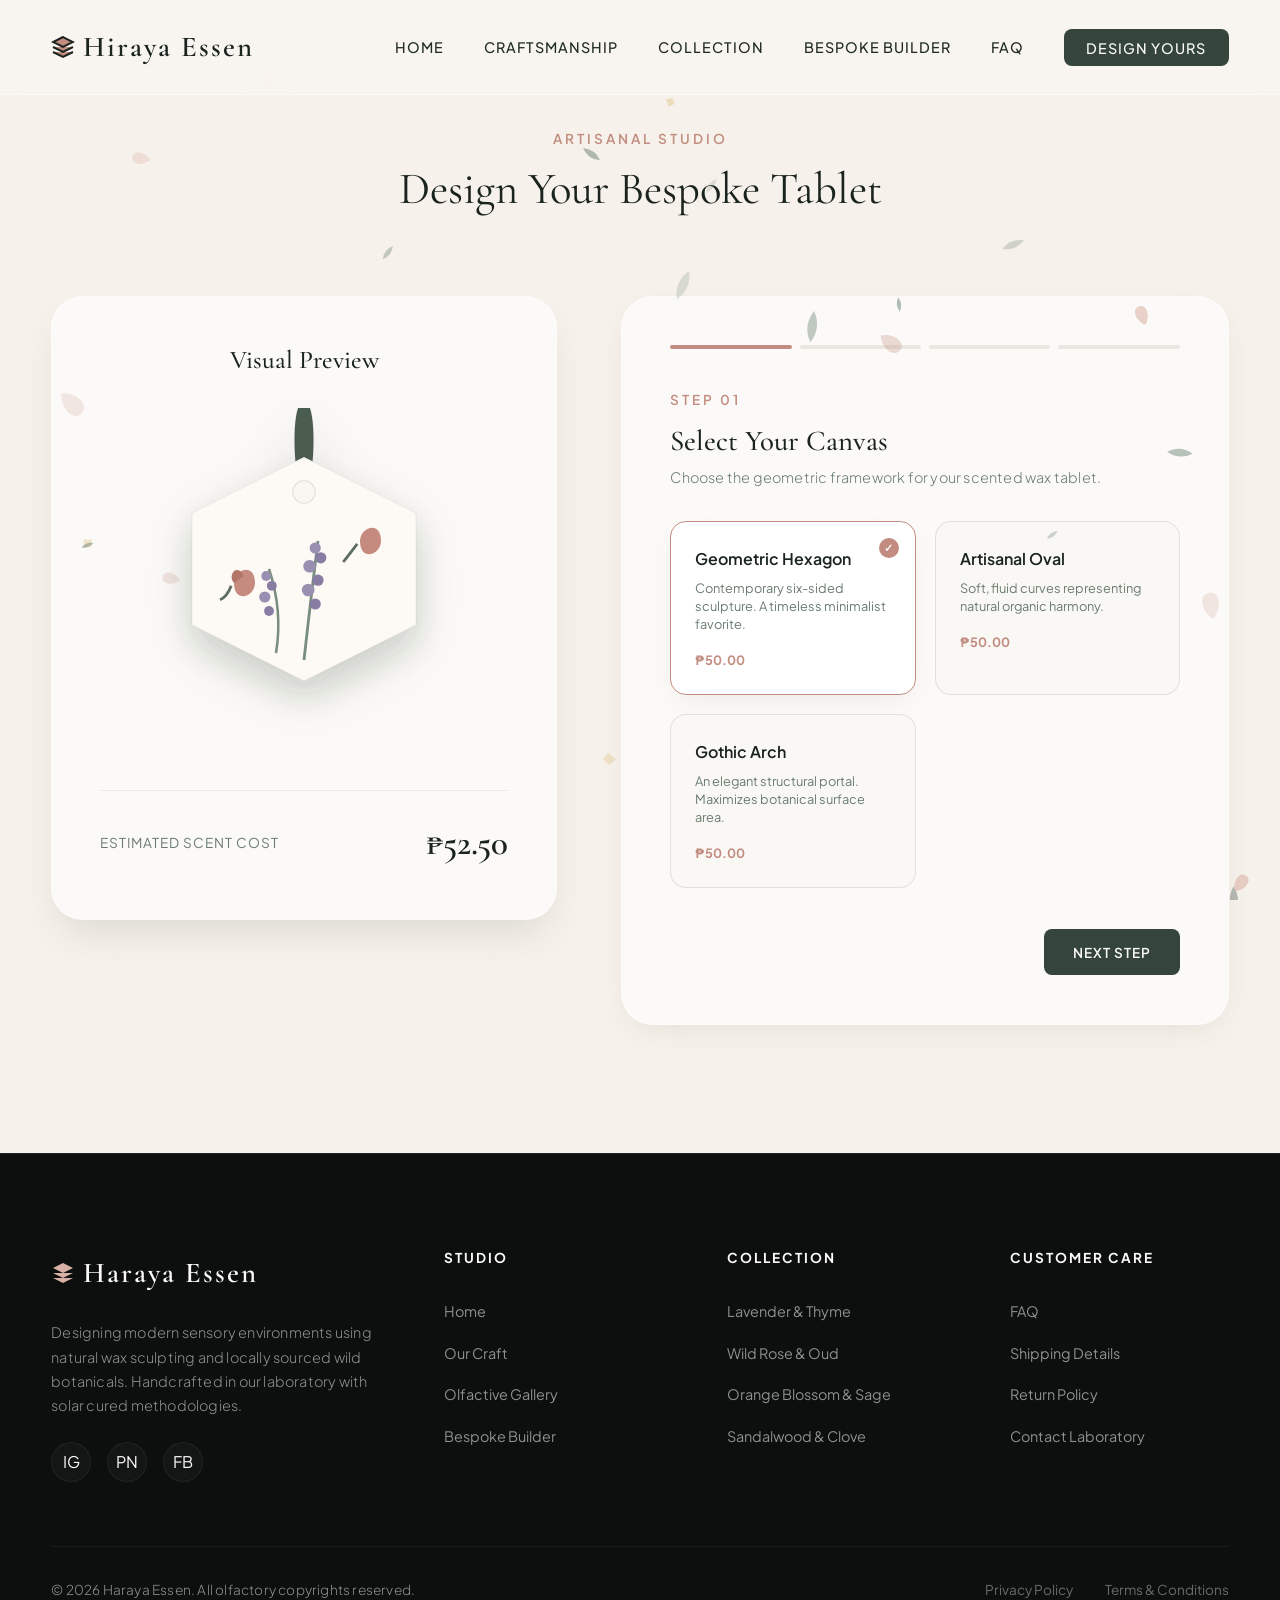
<file: bespokebuilder.html>
<!DOCTYPE html>
<html lang="en">

<head>
    <meta charset="UTF-8">
    <meta name="viewport" content="width=device-width, initial-scale=1.0">
    <meta name="description"
        content="Artisanal Handcrafted Botanical Wax Sachets. Experience premium natural soy scent tablets adorned with real dried flowers. Design your bespoke tablet in our interactive customizer.">
    <title>Hiraya Essen</title>

    <!-- CSS StylingLink -->
    <link rel="stylesheet" href="styles.css">
</head>

<body>

    <!-- Background Canvas Particle Overlay -->
    <canvas id="petal-canvas"></canvas>

    <!-- Premium Navigation Header -->
    <header>
        <a href="Wax-Sachet.html" class="logo" id="header-logo">
            <svg width="24" height="24" viewBox="0 0 24 24" fill="none" stroke="currentColor" stroke-width="2">
                <path d="M12 2L2 7l10 5 10-5-10-5zM2 17l10 5 10-5M2 12l10 5 10-5"></path>
            </svg>
            Hiraya Essen
        </a>

        <button class="menu-toggle" id="menu-toggle" aria-label="Toggle menu">
            <span></span>
            <span></span>
            <span></span>
        </button>

        <nav id="main-nav">
            <ul>
                <li><a href="Wax-Sachet.html">Home</a></li>
                <li><a href="Craftsmanship.html">Craftsmanship</a></li>
                <li><a href="Collection.html">Collection</a></li>
                <li><a href="Bespoke-Builder.html">Bespoke Builder</a></li>
                <li><a href="FAQ.html">FAQ</a></li>
                <li><a href="Bespoke-Builder.html" class="nav-cta">Design Yours</a></li>
            </ul>
        </nav>
    </header>

    <!-- Interactive Customizer Section -->
    <section class="customizer" id="customizer">
        <div class="section-header fade-up-element">
            <span class="section-subtitle">Artisanal Studio</span>
            <h2 class="section-title">Design Your Bespoke Tablet</h2>
        </div>

        <div class="customizer-layout fade-up-element">

            <!-- Left Sticky Preview Panel -->
            <div class="customizer-preview-sticky" id="customizer-preview">
                <h3 class="serif-font" style="font-size: 1.6rem; color: var(--color-moss-dark);">Visual Preview</h3>

                <div class="customizer-canvas-container">
                    <!-- Premium Vector SVG representing the customisable wax sachet -->
                    <svg id="sachet-svg" viewBox="0 0 200 220" xmlns="http://www.w3.org/2000/svg">

                        <defs>
                            <!-- Texture filters for extreme depth and physical feel -->
                            <filter id="wax-shadow" x="-10%" y="-10%" width="120%" height="130%">
                                <feDropShadow dx="0" dy="12" stdDeviation="10" flood-color="#364136"
                                    flood-opacity="0.12" />
                            </filter>
                            <filter id="organic-wax" x="0%" y="0%" width="100%" height="100%">
                                <feTurbulence type="fractalNoise" baseFrequency="0.04" numOctaves="2" result="noise" />
                                <feDiffuseLighting in="noise" lighting-color="#ffffff" surfaceScale="2" result="light">
                                    <feDistantLight azimuth="45" elevation="60" />
                                </feDiffuseLighting>
                                <feBlend mode="multiply" in="SourceGraphic" in2="light" />
                            </filter>
                        </defs>

                        <!-- Ribbon string path -->
                        <path id="svg-ribbon" d="M100,-20 C110,-20 108,40 100,45 C92,40 90,-20 100,-20" fill="#4A5D4E"
                            stroke="rgba(0,0,0,0.05)" stroke-width="1" />

                        <!-- Main Sachet Body Shape (starts Hexagon) -->
                        <path id="svg-wax-body" d="M100,20 L180,60 L180,140 L100,180 L20,140 L20,60 Z" fill="#FAF8F5"
                            filter="url(#wax-shadow)" stroke="rgba(0, 0, 0, 0.04)" stroke-width="1" />

                        <!-- Hanging Ribbon Hole -->
                        <circle cx="100" cy="45" r="8" fill="#FAF7F2" stroke="rgba(0,0,0,0.08)" stroke-width="1" />

                        <!-- BOTANICAL VECTOR LAYERS -->
                        <!-- 1. Rosebuds -->
                        <g class="svg-botanical" data-botanical-type="rosebud">
                            <!-- Coral Rosebud Left -->
                            <path d="M50,110 C50,100 65,95 65,110 C65,120 50,125 50,110" fill="#C58B7E" />
                            <path d="M50,110 C45,105 52,95 57,105" fill="#B17568" />
                            <path d="M48,112 Q45,120 40,122" stroke="#5D6D5F" stroke-width="2" fill="none" />
                            <!-- Coral Rosebud Right -->
                            <path d="M140,80 C140,70 155,65 155,80 C155,90 140,95 140,80" fill="#C58B7E" />
                            <path d="M138,82 Q132,90 128,95" stroke="#5D6D5F" stroke-width="2" fill="none" />
                        </g>

                        <!-- 2. Lavender Sprigs -->
                        <g class="svg-botanical" data-botanical-type="lavender">
                            <!-- Center stem -->
                            <path d="M100,165 Q105,120 110,80" stroke="#778D7D" stroke-width="2" fill="none" />
                            <!-- Lavender beads -->
                            <circle cx="108" cy="85" r="4" fill="#998FB0" />
                            <circle cx="112" cy="92" r="4" fill="#887CA3" />
                            <circle cx="104" cy="98" r="4.5" fill="#998FB0" />
                            <circle cx="110" cy="108" r="4" fill="#887CA3" />
                            <circle cx="103" cy="115" r="4.5" fill="#998FB0" />
                            <circle cx="108" cy="125" r="4" fill="#887CA3" />

                            <!-- Left stem -->
                            <path d="M80,160 Q85,130 75,100" stroke="#778D7D" stroke-width="1.8" fill="none" />
                            <circle cx="73" cy="105" r="3.5" fill="#998FB0" />
                            <circle cx="77" cy="112" r="3.5" fill="#887CA3" />
                            <circle cx="72" cy="120" r="4" fill="#998FB0" />
                            <circle cx="75" cy="130" r="3.5" fill="#887CA3" />
                        </g>

                        <!-- 3. Dehydrated Oranges -->
                        <g class="svg-botanical" data-botanical-type="orange">
                            <!-- Large orange wedge on bottom-left -->
                            <path d="M45,150 A50,50 0 0,0 110,160 L75,120 Z" fill="#E6A15C" opacity="0.9" />
                            <path d="M49,147 A44,44 0 0,0 104,155 L75,120 Z" fill="#F9C38B" />
                            <!-- Inner orange pulp details -->
                            <path d="M57,143 L73,123 L63,141 Z" fill="#E6A15C" />
                            <path d="M70,144 L75,124 L77,145 Z" fill="#E6A15C" />
                            <path d="M85,142 L77,123 L93,138 Z" fill="#E6A15C" />
                            <circle cx="75" cy="120" r="3" fill="#FDF3E7" />
                        </g>

                        <!-- 4. Jasmine Blossoms -->
                        <g class="svg-botanical" data-botanical-type="jasmine">
                            <!-- Jasmine Flower 1 -->
                            <path d="M135,130 Q130,120 120,130 Q130,140 135,130 Z" fill="#FFFFFF"
                                stroke="rgba(0,0,0,0.05)" />
                            <path d="M135,130 Q145,120 150,130 Q140,140 135,130 Z" fill="#FFFFFF"
                                stroke="rgba(0,0,0,0.05)" />
                            <path d="M135,130 Q125,140 130,150 Q140,140 135,130 Z" fill="#FFFFFF"
                                stroke="rgba(0,0,0,0.05)" />
                            <path d="M135,130 Q145,140 140,150 Q130,140 135,130 Z" fill="#FFFFFF"
                                stroke="rgba(0,0,0,0.05)" />
                            <circle cx="135" cy="130" r="3.5" fill="#ECD599" />

                            <!-- Jasmine Flower 2 -->
                            <path d="M150,105 Q145,98 138,105 Q145,112 150,105 Z" fill="#FFFFFF"
                                stroke="rgba(0,0,0,0.05)" />
                            <path d="M150,105 Q158,98 162,105 Q155,112 150,105 Z" fill="#FFFFFF"
                                stroke="rgba(0,0,0,0.05)" />
                            <path d="M150,105 Q142,112 146,120 Q152,112 150,105 Z" fill="#FFFFFF"
                                stroke="rgba(0,0,0,0.05)" />
                            <circle cx="150" cy="105" r="2.5" fill="#ECD599" />
                        </g>

                        <!-- 5. Cinnamon Rolls -->
                        <g class="svg-botanical" data-botanical-type="cinnamon">
                            <!-- Diagonal Cinnamon stick top right -->
                            <rect x="70" y="55" width="75" height="14" rx="4" transform="rotate(32 70 55)"
                                fill="#784E3D" stroke="#5C3B2E" stroke-width="1" />
                            <line x1="85" y1="70" x2="140" y2="105" stroke="#462C22" stroke-width="1.5"
                                stroke-dasharray="3,3" />
                            <!-- Stick 2 -->
                            <rect x="60" y="65" width="60" height="12" rx="3" transform="rotate(35 60 65)"
                                fill="#684233" stroke="#4E3126" stroke-width="1" />
                        </g>

                    </svg>
                </div>

                <div class="customizer-price-display">
                    <span class="custom-price-label">Estimated Scent Cost</span>
                    <span class="custom-price-val" id="custom-price">₱50.00</span>
                </div>
            </div>

            <!-- Right Step-by-Step Selection Form -->
            <div class="customizer-panel" id="customizer-panel">

                <!-- Step Indicators -->
                <div class="step-indicator">
                    <div class="step-dot active"></div>
                    <div class="step-dot"></div>
                    <div class="step-dot"></div>
                    <div class="step-dot"></div>
                </div>

                <!-- STEP 1: SHAPE -->
                <div class="customizer-step-content active" data-step="0">
                    <span class="section-subtitle">Step 01</span>
                    <h3 class="step-title">Select Your Canvas</h3>
                    <p class="step-subtitle">Choose the geometric framework for your scented wax tablet.</p>

                    <div class="option-grid">
                        <div class="option-card selected" data-type="shape" data-value="hexagon">
                            <span class="option-name">Geometric Hexagon</span>
                            <span class="option-desc">Contemporary six-sided sculpture. A timeless minimalist
                                favorite.</span>
                            <span
                                style="font-size: 0.8rem; font-weight:700; color:var(--color-clay); margin-top:0.5rem;">₱50.00</span>
                        </div>

                        <div class="option-card" data-type="shape" data-value="oval">
                            <span class="option-name">Artisanal Oval</span>
                            <span class="option-desc">Soft, fluid curves representing natural organic harmony.</span>
                            <span
                                style="font-size: 0.8rem; font-weight:700; color:var(--color-clay); margin-top:0.5rem;">₱50.00</span>
                        </div>

                        <div class="option-card" data-type="shape" data-value="arch">
                            <span class="option-name">Gothic Arch</span>
                            <span class="option-desc">An elegant structural portal. Maximizes botanical surface
                                area.</span>
                            <span
                                style="font-size: 0.8rem; font-weight:700; color:var(--color-clay); margin-top:0.5rem;">₱50.00</span>
                        </div>
                    </div>
                </div>

                <!-- STEP 2: SCENT -->
                <div class="customizer-step-content" data-step="1">
                    <span class="section-subtitle">Step 02</span>
                    <h3 class="step-title">Olfactive Foundation</h3>
                    <p class="step-subtitle">Select the core therapeutic essential oil profile infused inside the wax.
                    </p>

                    <div class="option-grid">
                        <div class="option-card selected" data-type="scent" data-value="lavender">
                            <span class="option-name">Lavender & Thyme</span>
                            <span class="option-desc">Calming, restful botanical atmosphere. Off-white wax hue.</span>
                            <span
                                style="font-size: 0.8rem; font-weight:700; color:var(--color-clay); margin-top:0.5rem;">Included</span>
                        </div>

                        <div class="option-card" data-type="scent" data-value="rose">
                            <span class="option-name">Wild Rose & Oud</span>
                            <span class="option-desc">Opulent damask rose blended with exotic wood resin. Pink wax
                                tint.</span>
                            <span
                                style="font-size: 0.8rem; font-weight:700; color:var(--color-clay); margin-top:0.5rem;">+₱0.50</span>
                        </div>

                        <div class="option-card" data-type="scent" data-value="citrus">
                            <span class="option-name">Citrus & Sage</span>
                            <span class="option-desc">Bright, uplifting neroli blossoms and garden sage. Warm honey wax
                                tint.</span>
                            <span
                                style="font-size: 0.8rem; font-weight:700; color:var(--color-clay); margin-top:0.5rem;">+₱0.50</span>
                        </div>

                        <div class="option-card" data-type="scent" data-value="cedarwood">
                            <span class="option-name">Cedarwood & Clove</span>
                            <span class="option-desc">Smoky, earthy cedar layered with sweet ground cloves. Rich
                                grey-cream wax.</span>
                            <span
                                style="font-size: 0.8rem; font-weight:700; color:var(--color-clay); margin-top:0.5rem;">+₱1.00</span>
                        </div>
                    </div>
                </div>

                <!-- STEP 3: RIBBON -->
                <div class="customizer-step-content" data-step="2">
                    <span class="section-subtitle">Step 03</span>
                    <h3 class="step-title">Hanging Ribbons</h3>
                    <p class="step-subtitle">Pick the luxurious velvet or organic cord ribbon to hang your sachet.</p>

                    <div class="option-grid">
                        <div class="option-card selected" data-type="ribbon" data-value="olive">
                            <div class="option-card-color">
                                <span class="color-dot" style="background-color: #4A5D4E;"></span>
                                <span class="option-name">Velvet Sage/Olive</span>
                            </div>
                            <span class="option-desc">Lush, organic green representing forest moss.</span>
                            <span
                                style="font-size: 0.8rem; font-weight:700; color:var(--color-clay); margin-top:0.5rem;">Included</span>
                        </div>

                        <div class="option-card" data-type="ribbon" data-value="cream">
                            <div class="option-card-color">
                                <span class="color-dot" style="background-color: #E9E3D5;"></span>
                                <span class="option-name">Silk Ivory Cream</span>
                            </div>
                            <span class="option-desc">Classic, premium silk satin for clean minimalist
                                aesthetics.</span>
                            <span
                                style="font-size: 0.8rem; font-weight:700; color:var(--color-clay); margin-top:0.5rem;">Included</span>
                        </div>

                        <div class="option-card" data-type="ribbon" data-value="terracotta">
                            <div class="option-card-color">
                                <span class="color-dot" style="background-color: #C58B7E;"></span>
                                <span class="option-name">Dusty Terracotta</span>
                            </div>
                            <span class="option-desc">Cozy organic earthy pink, hand-dyed with plant pigments.</span>
                            <span
                                style="font-size: 0.8rem; font-weight:700; color:var(--color-clay); margin-top:0.5rem;">+₱0.50</span>
                        </div>
                    </div>
                </div>

                <!-- STEP 4: BOTANICALS -->
                <div class="customizer-step-content" data-step="3">
                    <span class="section-subtitle">Step 04</span>
                    <h3 class="step-title">Botanical Embellishments</h3>
                    <p class="step-subtitle">Select up to 3 gorgeous, local dried elements to set in the wax surface.
                    </p>

                    <div class="option-grid">
                        <div class="option-card selected multi" data-type="botanical" data-value="rosebud">
                            <span class="option-name">Dried Rosebuds</span>
                            <span class="option-desc">Deep crimson rosebuds representing natural luxury.</span>
                            <span
                                style="font-size: 0.8rem; font-weight:700; color:var(--color-clay); margin-top:0.4rem;">+₱1.50</span>
                        </div>

                        <div class="option-card selected multi" data-type="botanical" data-value="lavender">
                            <span class="option-name">Lavender Sprigs</span>
                            <span class="option-desc">Violet flower stems, hand-selected from regional fields.</span>
                            <span
                                style="font-size: 0.8rem; font-weight:700; color:var(--color-clay); margin-top:0.4rem;">+₱1.00</span>
                        </div>

                        <div class="option-card multi" data-type="botanical" data-value="orange">
                            <span class="option-name">Dehydrated Orange</span>
                            <span class="option-desc">Sun-dried translucent citrus wheels. Glorious golden glow.</span>
                            <span
                                style="font-size: 0.8rem; font-weight:700; color:var(--color-clay); margin-top:0.4rem;">+₱1.50</span>
                        </div>

                        <div class="option-card multi" data-type="botanical" data-value="jasmine">
                            <span class="option-name">Jasmine Blossoms</span>
                            <span class="option-desc">Fragile porcelain jasmine flowers for clean floral detail.</span>
                            <span
                                style="font-size: 0.8rem; font-weight:700; color:var(--color-clay); margin-top:0.4rem;">+₱1.20</span>
                        </div>

                        <div class="option-card multi" data-type="botanical" data-value="cinnamon">
                            <span class="option-name">Cinnamon Bark Rolls</span>
                            <span class="option-desc">Aromatic brown quill pieces. Adds a rustic organic frame.</span>
                            <span
                                style="font-size: 0.8rem; font-weight:700; color:var(--color-clay); margin-top:0.4rem;">+₱1.00</span>
                        </div>
                    </div>
                </div>

                <!-- Navigation Buttons -->
                <div class="customizer-nav">
                    <button class="btn btn-nav btn-nav-prev" id="btn-prev">Previous Step</button>
                    <button class="btn btn-nav btn-nav-next" id="btn-next">Next Step</button>
                </div>

            </div>
        </div>
    </section>

    <!-- Footers -->
    <footer>
        <div class="footer-grid">

            <div class="footer-info">
                <a href="Wax-Sachet.html" class="logo footer-logo">
                    <svg width="24" height="24" viewBox="0 0 24 24" fill="currentColor">
                        <path d="M12 2L2 7l10 5 10-5-10-5zM2 17l10 5 10-5M2 12l10 5 10-5"></path>
                    </svg>
                    Haraya Essen
                </a>
                <p>Designing modern sensory environments using natural wax sculpting and locally sourced wild
                    botanicals. Handcrafted in our laboratory with solar cured methodologies.</p>

                <div class="footer-socials">
                    <a href="#" class="social-link" aria-label="Instagram">IG</a>
                    <a href="#" class="social-link" aria-label="Pinterest">PN</a>
                    <a href="#" class="social-link" aria-label="Facebook">FB</a>
                </div>
            </div>

            <div class="footer-col">
                <h4>Studio</h4>
                <ul>
                    <li><a href="Wax-Sachet.html">Home</a></li>
                    <li><a href="Craftsmanship.html">Our Craft</a></li>
                    <li><a href="Collection.html">Olfactive Gallery</a></li>
                    <li><a href="Bespoke-Builder.html">Bespoke Builder</a></li>
                </ul>
            </div>

            <div class="footer-col">
                <h4>Collection</h4>
                <ul>
                    <li><a href="Collection.html">Lavender & Thyme</a></li>
                    <li><a href="Collection.html">Wild Rose & Oud</a></li>
                    <li><a href="Collection.html">Orange Blossom & Sage</a></li>
                    <li><a href="Collection.html">Sandalwood & Clove</a></li>
                </ul>
            </div>

            <div class="footer-col">
                <h4>Customer Care</h4>
                <ul>
                    <li><a href="FAQ.html">FAQ</a></li>
                    <li><a href="#">Shipping Details</a></li>
                    <li><a href="#">Return Policy</a></li>
                    <li><a href="#">Contact Laboratory</a></li>
                </ul>
            </div>

        </div>

        <div class="footer-bottom">
            <p>&copy; 2026 Haraya Essen. All olfactory copyrights reserved.</p>

            <div class="footer-bottom-links">
                <a href="#">Privacy Policy</a>
                <a href="#">Terms & Conditions</a>
            </div>
        </div>
    </footer>

    <!-- Core JavaScript Link -->
    <script src="app.js"></script>
</body>

</html>
</file>
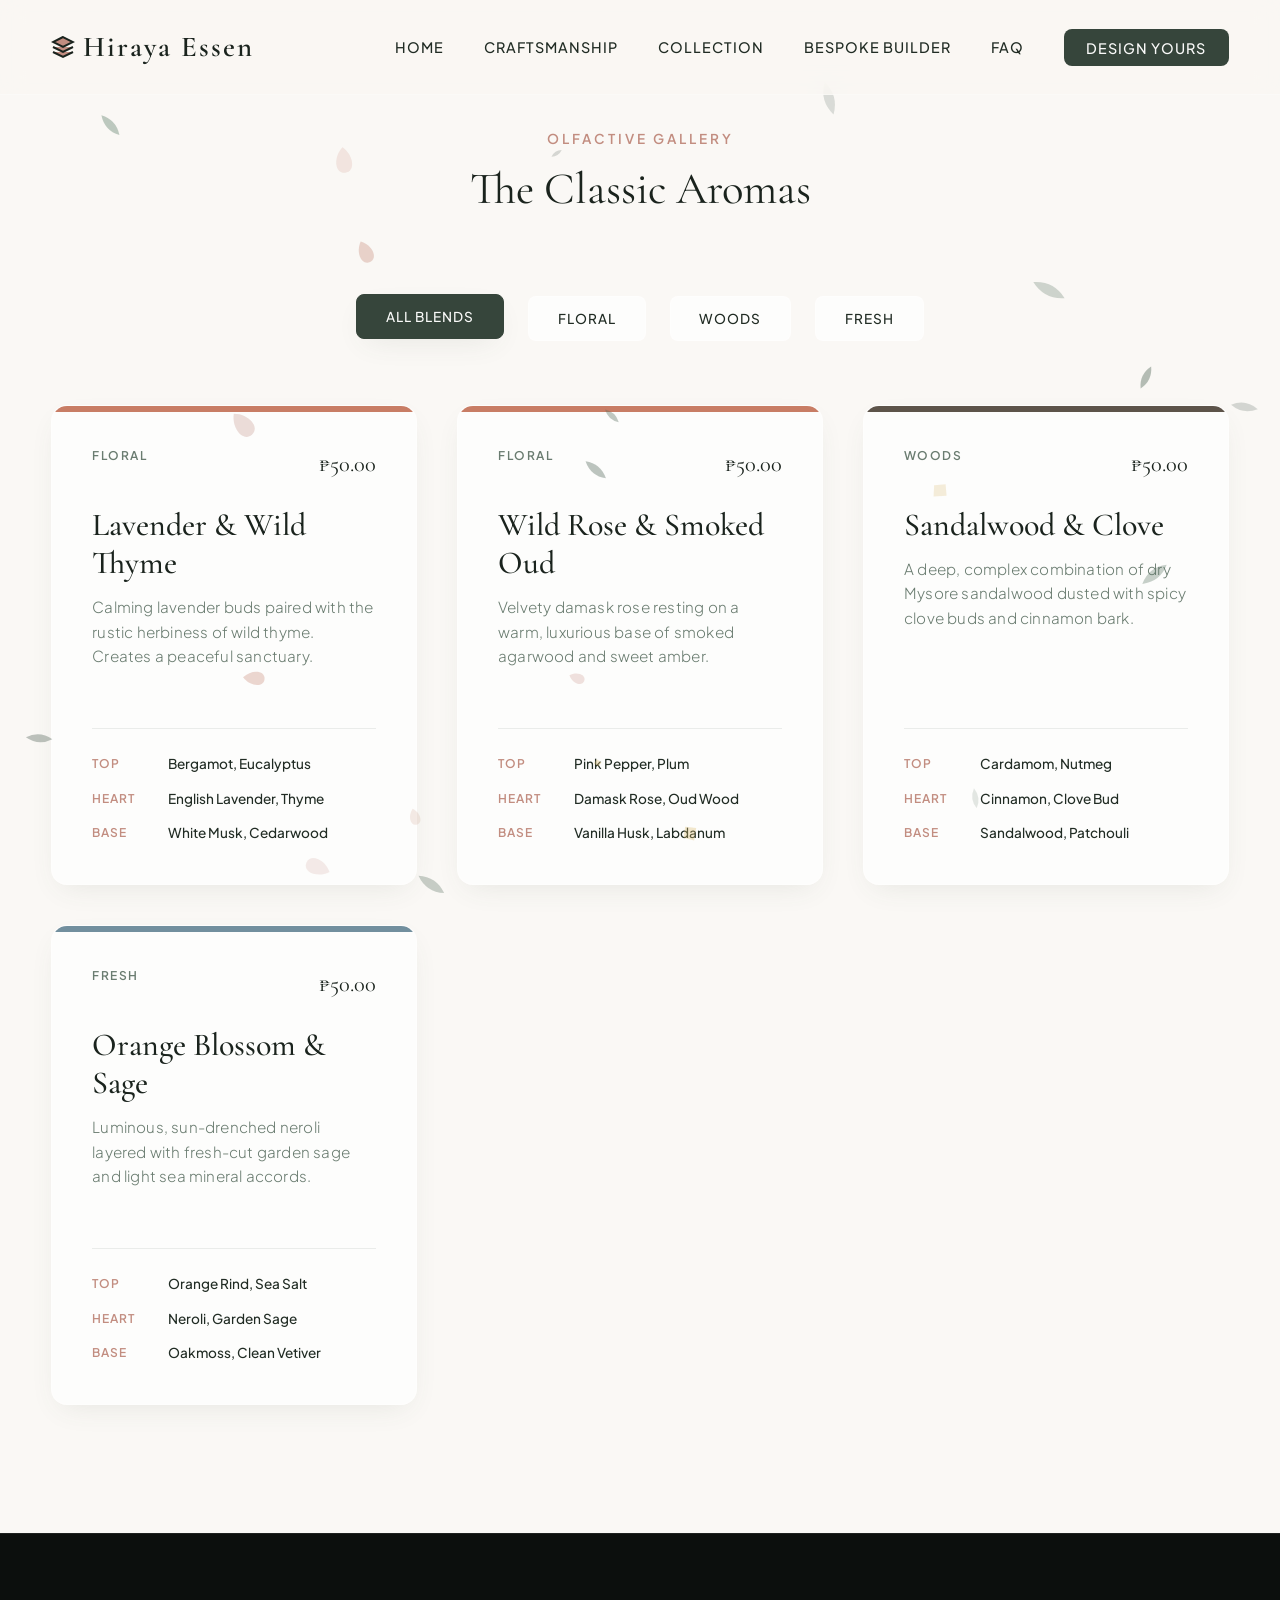
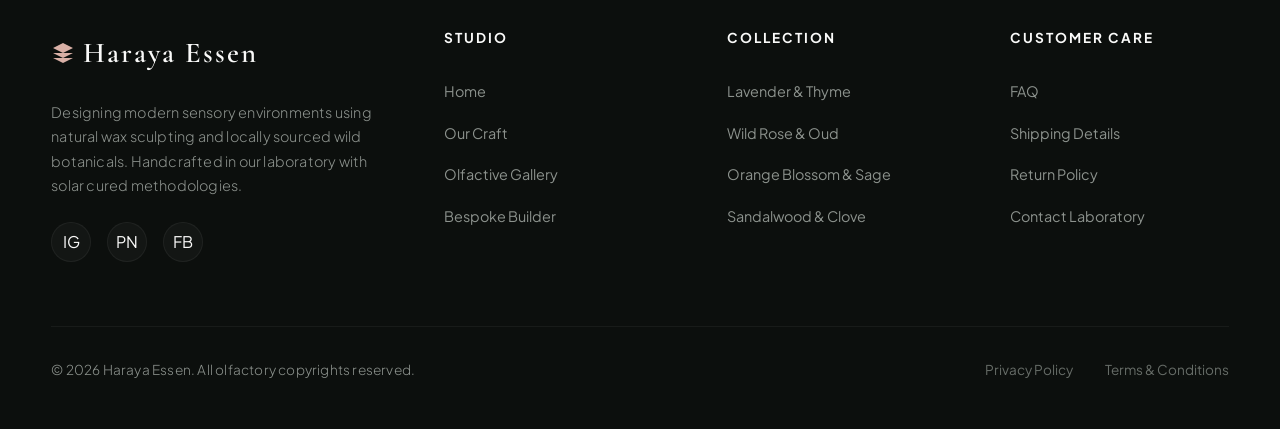
<file: collection.html>
<!DOCTYPE html>
<html lang="en">

<head>
    <meta charset="UTF-8">
    <meta name="viewport" content="width=device-width, initial-scale=1.0">
    <meta name="description"
        content="Artisanal Handcrafted Botanical Wax Sachets. Experience premium natural soy scent tablets adorned with real dried flowers. Design your bespoke tablet in our interactive customizer.">
    <title>Hiraya Essen</title>

    <!-- CSS StylingLink -->
    <link rel="stylesheet" href="styles.css">
</head>

<body>

    <!-- Background Canvas Particle Overlay -->
    <canvas id="petal-canvas"></canvas>

    <!-- Premium Navigation Header -->
    <header>
        <a href="Wax-Sachet.html" class="logo" id="header-logo">
            <svg width="24" height="24" viewBox="0 0 24 24" fill="none" stroke="currentColor" stroke-width="2">
                <path d="M12 2L2 7l10 5 10-5-10-5zM2 17l10 5 10-5M2 12l10 5 10-5"></path>
            </svg>
            Hiraya Essen
        </a>

        <button class="menu-toggle" id="menu-toggle" aria-label="Toggle menu">
            <span></span>
            <span></span>
            <span></span>
        </button>

        <nav id="main-nav">
            <ul>
                <li><a href="Wax-Sachet.html">Home</a></li>
                <li><a href="Craftsmanship.html">Craftsmanship</a></li>
                <li><a href="Collection.html">Collection</a></li>
                <li><a href="Bespoke-Builder.html">Bespoke Builder</a></li>
                <li><a href="FAQ.html">FAQ</a></li>
                <li><a href="Bespoke-Builder.html" class="nav-cta">Design Yours</a></li>
            </ul>
        </nav>
    </header>

    <!-- Olfactive Gallery/Collection Section -->
    <section class="collection" id="collection">
        <div class="section-header fade-up-element">
            <span class="section-subtitle">Olfactive Gallery</span>
            <h2 class="section-title">The Classic Aromas</h2>
        </div>

        <ul class="collection-tabs fade-up-element">
            <li><button class="tab-btn active" data-filter="all">All Blends</button></li>
            <li><button class="tab-btn" data-filter="floral">Floral</button></li>
            <li><button class="tab-btn" data-filter="woods">Woods</button></li>
            <li><button class="tab-btn" data-filter="fresh">Fresh</button></li>
        </ul>

        <div class="collection-grid fade-up-element">

            <!-- Card 1 -->
            <div class="scent-card floral">
                <div class="scent-card-header">
                    <span class="scent-tag">Floral</span>
                    <span class="scent-price">₱50.00</span>
                </div>
                <h3 class="scent-card-title">Lavender & Wild Thyme</h3>
                <p class="scent-card-desc">Calming lavender buds paired with the rustic herbiness of wild thyme. Creates
                    a peaceful sanctuary.</p>

                <div class="olfactive-pyramid">
                    <div class="pyramid-row">
                        <span class="pyramid-label">Top</span>
                        <span class="pyramid-notes">Bergamot, Eucalyptus</span>
                    </div>
                    <div class="pyramid-row">
                        <span class="pyramid-label">Heart</span>
                        <span class="pyramid-notes">English Lavender, Thyme</span>
                    </div>
                    <div class="pyramid-row">
                        <span class="pyramid-label">Base</span>
                        <span class="pyramid-notes">White Musk, Cedarwood</span>
                    </div>
                </div>

                <!-- Advanced Reveal Overlay -->
                <div class="scent-card-overlay">
                    <h4 class="overlay-title">Lavender & Thyme</h4>
                    <p class="overlay-intro">A tranquil therapeutic blend, perfect for linen drawers, helping induce
                        restful sleep cycles.</p>
                    <div class="overlay-details">
                        <div class="detail-row">
                            <span class="detail-title">Ideal Setting</span>
                            <span class="detail-text">Bedrooms, Pillow Closets</span>
                        </div>
                        <div class="detail-row">
                            <span class="detail-title">Olfactive Vibe</span>
                            <span class="detail-text">Relaxing, Herbaceous, Calming</span>
                        </div>
                    </div>
                    <button class="btn-card-add">Add to Collection</button>
                </div>
            </div>

            <!-- Card 2 -->
            <div class="scent-card floral">
                <div class="scent-card-header">
                    <span class="scent-tag">Floral</span>
                    <span class="scent-price">₱50.00</span>
                </div>
                <h3 class="scent-card-title">Wild Rose & Smoked Oud</h3>
                <p class="scent-card-desc">Velvety damask rose resting on a warm, luxurious base of smoked agarwood and
                    sweet amber.</p>

                <div class="olfactive-pyramid">
                    <div class="pyramid-row">
                        <span class="pyramid-label">Top</span>
                        <span class="pyramid-notes">Pink Pepper, Plum</span>
                    </div>
                    <div class="pyramid-row">
                        <span class="pyramid-label">Heart</span>
                        <span class="pyramid-notes">Damask Rose, Oud Wood</span>
                    </div>
                    <div class="pyramid-row">
                        <span class="pyramid-label">Base</span>
                        <span class="pyramid-notes">Vanilla Husk, Labdanum</span>
                    </div>
                </div>

                <div class="scent-card-overlay">
                    <h4 class="overlay-title">Rose & Smoked Oud</h4>
                    <p class="overlay-intro">A mysterious, sultry blend combining romantic florals with heavy eastern
                        resins.</p>
                    <div class="overlay-details">
                        <div class="detail-row">
                            <span class="detail-title">Ideal Setting</span>
                            <span class="detail-text">Walk-in Wardrobes, Entryways</span>
                        </div>
                        <div class="detail-row">
                            <span class="detail-title">Olfactive Vibe</span>
                            <span class="detail-text">Exotic, Opulent, Warm</span>
                        </div>
                    </div>
                    <button class="btn-card-add">Add to Collection</button>
                </div>
            </div>

            <!-- Card 3 -->
            <div class="scent-card woods">
                <div class="scent-card-header">
                    <span class="scent-tag">Woods</span>
                    <span class="scent-price">₱50.00</span>
                </div>
                <h3 class="scent-card-title">Sandalwood & Clove</h3>
                <p class="scent-card-desc">A deep, complex combination of dry Mysore sandalwood dusted with spicy clove
                    buds and cinnamon bark.</p>

                <div class="olfactive-pyramid">
                    <div class="pyramid-row">
                        <span class="pyramid-label">Top</span>
                        <span class="pyramid-notes">Cardamom, Nutmeg</span>
                    </div>
                    <div class="pyramid-row">
                        <span class="pyramid-label">Heart</span>
                        <span class="pyramid-notes">Cinnamon, Clove Bud</span>
                    </div>
                    <div class="pyramid-row">
                        <span class="pyramid-label">Base</span>
                        <span class="pyramid-notes">Sandalwood, Patchouli</span>
                    </div>
                </div>

                <div class="scent-card-overlay">
                    <h4 class="overlay-title">Sandalwood & Clove</h4>
                    <p class="overlay-intro">A highly grounding, cozy woody profile that provides long-lasting comfort.
                    </p>
                    <div class="overlay-details">
                        <div class="detail-row">
                            <span class="detail-title">Ideal Setting</span>
                            <span class="detail-text">Libraries, Heavy Winter Closets</span>
                        </div>
                        <div class="detail-row">
                            <span class="detail-title">Olfactive Vibe</span>
                            <span class="detail-text">Grounding, Rich, Cozy</span>
                        </div>
                    </div>
                    <button class="btn-card-add">Add to Collection</button>
                </div>
            </div>

            <!-- Card 4 -->
            <div class="scent-card fresh">
                <div class="scent-card-header">
                    <span class="scent-tag">Fresh</span>
                    <span class="scent-price">₱50.00</span>
                </div>
                <h3 class="scent-card-title">Orange Blossom & Sage</h3>
                <p class="scent-card-desc">Luminous, sun-drenched neroli layered with fresh-cut garden sage and light
                    sea mineral accords.</p>

                <div class="olfactive-pyramid">
                    <div class="pyramid-row">
                        <span class="pyramid-label">Top</span>
                        <span class="pyramid-notes">Orange Rind, Sea Salt</span>
                    </div>
                    <div class="pyramid-row">
                        <span class="pyramid-label">Heart</span>
                        <span class="pyramid-notes">Neroli, Garden Sage</span>
                    </div>
                    <div class="pyramid-row">
                        <span class="pyramid-label">Base</span>
                        <span class="pyramid-notes">Oakmoss, Clean Vetiver</span>
                    </div>
                </div>

                <div class="scent-card-overlay">
                    <h4 class="overlay-title">Orange Blossom & Sage</h4>
                    <p class="overlay-intro">Crisp and uplifting, bringing the refreshing wind of a Mediterranean
                        shoreline into your space.</p>
                    <div class="overlay-details">
                        <div class="detail-row">
                            <span class="detail-title">Ideal Setting</span>
                            <span class="detail-text">Bathrooms, Linen Cabinets</span>
                        </div>
                        <div class="detail-row">
                            <span class="detail-title">Olfactive Vibe</span>
                            <span class="detail-text">Crisp, Energizing, Sunlight</span>
                        </div>
                    </div>
                    <button class="btn-card-add">Add to Collection</button>
                </div>
            </div>

        </div>
    </section>

    <!-- Footers -->
    <footer>
        <div class="footer-grid">

            <div class="footer-info">
                <a href="Wax-Sachet.html" class="logo footer-logo">
                    <svg width="24" height="24" viewBox="0 0 24 24" fill="currentColor">
                        <path d="M12 2L2 7l10 5 10-5-10-5zM2 17l10 5 10-5M2 12l10 5 10-5"></path>
                    </svg>
                    Haraya Essen
                </a>
                <p>Designing modern sensory environments using natural wax sculpting and locally sourced wild
                    botanicals. Handcrafted in our laboratory with solar cured methodologies.</p>

                <div class="footer-socials">
                    <a href="#" class="social-link" aria-label="Instagram">IG</a>
                    <a href="#" class="social-link" aria-label="Pinterest">PN</a>
                    <a href="#" class="social-link" aria-label="Facebook">FB</a>
                </div>
            </div>

            <div class="footer-col">
                <h4>Studio</h4>
                <ul>
                    <li><a href="Wax-Sachet.html">Home</a></li>
                    <li><a href="Craftsmanship.html">Our Craft</a></li>
                    <li><a href="Collection.html">Olfactive Gallery</a></li>
                    <li><a href="Bespoke-Builder.html">Bespoke Builder</a></li>
                </ul>
            </div>

            <div class="footer-col">
                <h4>Collection</h4>
                <ul>
                    <li><a href="Collection.html">Lavender & Thyme</a></li>
                    <li><a href="Collection.html">Wild Rose & Oud</a></li>
                    <li><a href="Collection.html">Orange Blossom & Sage</a></li>
                    <li><a href="Collection.html">Sandalwood & Clove</a></li>
                </ul>
            </div>

            <div class="footer-col">
                <h4>Customer Care</h4>
                <ul>
                    <li><a href="FAQ.html">FAQ</a></li>
                    <li><a href="#">Shipping Details</a></li>
                    <li><a href="#">Return Policy</a></li>
                    <li><a href="#">Contact Laboratory</a></li>
                </ul>
            </div>

        </div>

        <div class="footer-bottom">
            <p>&copy; 2026 Haraya Essen. All olfactory copyrights reserved.</p>

            <div class="footer-bottom-links">
                <a href="#">Privacy Policy</a>
                <a href="#">Terms & Conditions</a>
            </div>
        </div>
    </footer>

    <!-- Core JavaScript Link -->
    <script src="app.js"></script>
</body>

</html>
</file>
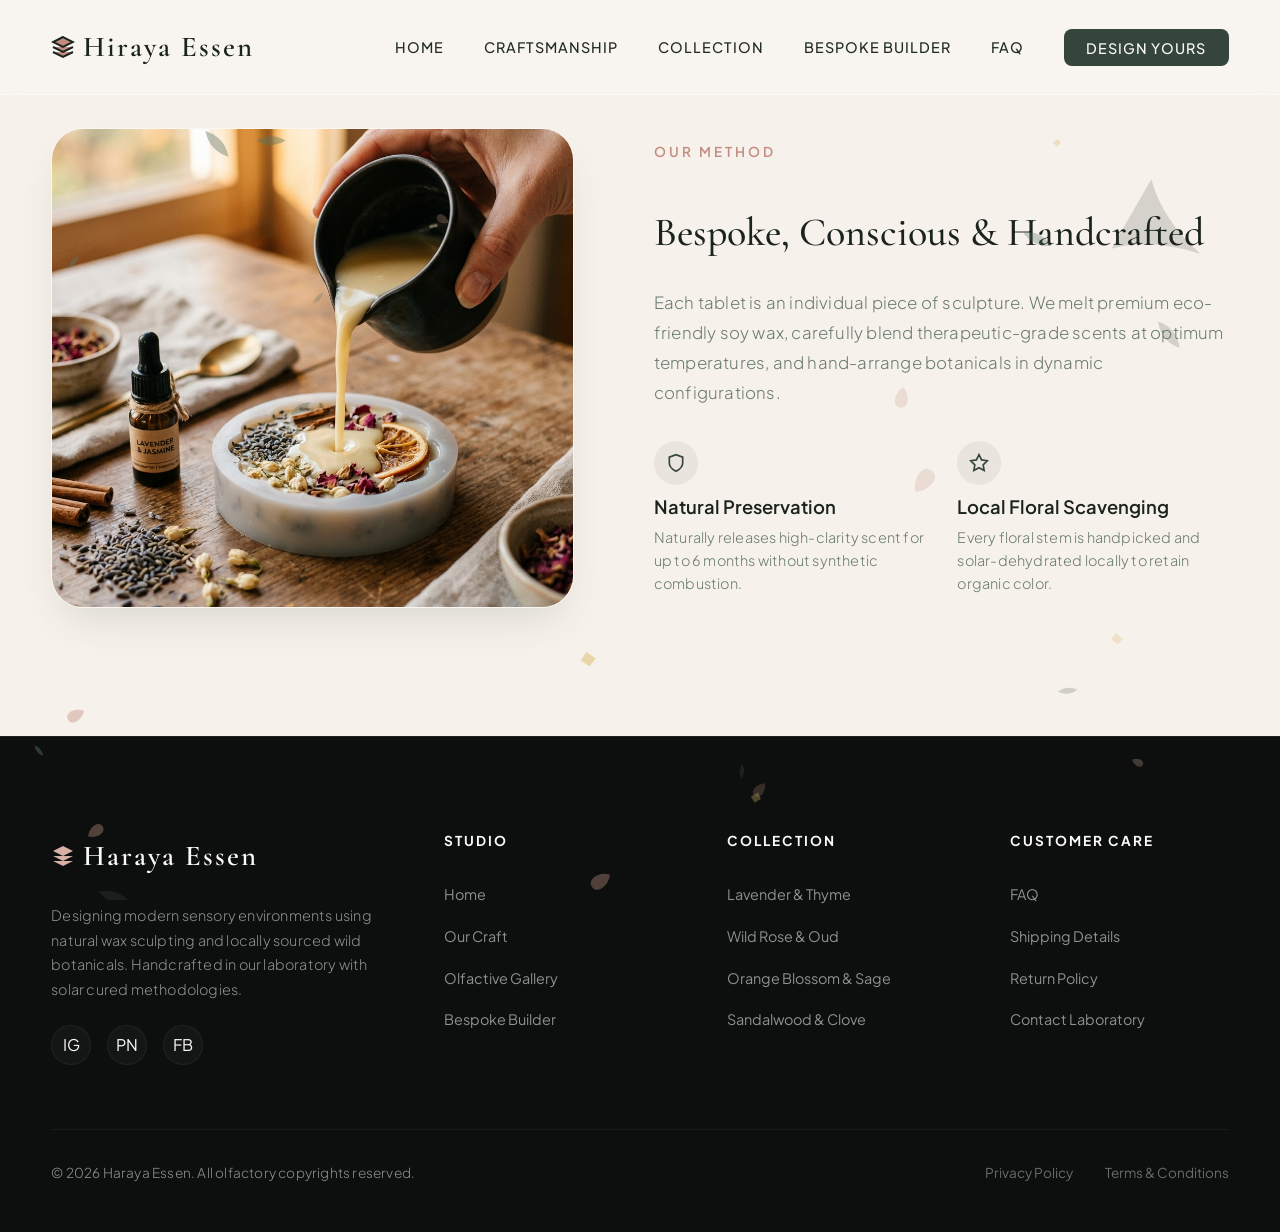
<file: craftsmanship.html>
<!DOCTYPE html>
<html lang="en">

<head>
    <meta charset="UTF-8">
    <meta name="viewport" content="width=device-width, initial-scale=1.0">
    <meta name="description"
        content="Artisanal Handcrafted Botanical Wax Sachets. Experience premium natural soy scent tablets adorned with real dried flowers. Design your bespoke tablet in our interactive customizer.">
    <title>Hiraya Essen</title>

    <!-- CSS StylingLink -->
    <link rel="stylesheet" href="styles.css">
</head>

<body>

    <!-- Background Canvas Particle Overlay -->
    <canvas id="petal-canvas"></canvas>

    <!-- Premium Navigation Header -->
    <header>
        <a href="Wax-Sachet.html" class="logo" id="header-logo">
            <svg width="24" height="24" viewBox="0 0 24 24" fill="none" stroke="currentColor" stroke-width="2">
                <path d="M12 2L2 7l10 5 10-5-10-5zM2 17l10 5 10-5M2 12l10 5 10-5"></path>
            </svg>
            Hiraya Essen
        </a>

        <button class="menu-toggle" id="menu-toggle" aria-label="Toggle menu">
            <span></span>
            <span></span>
            <span></span>
        </button>

        <nav id="main-nav">
            <ul>
                <li><a href="Wax-Sachet.html">Home</a></li>
                <li><a href="Craftsmanship.html">Craftsmanship</a></li>
                <li><a href="Collection.html">Collection</a></li>
                <li><a href="Bespoke-Builder.html">Bespoke Builder</a></li>
                <li><a href="FAQ.html">FAQ</a></li>
                <li><a href="Bespoke-Builder.html" class="nav-cta">Design Yours</a></li>
            </ul>
        </nav>
    </header>

    <!-- Craftsmanship Section -->
    <section class="craftsmanship" id="craftsmanship">
        <!-- Decorative background leaf -->
        <svg class="decor-leaf decor-3" viewBox="0 0 100 100" fill="currentColor">
            <path d="M10,90 Q40,60 50,10 Q60,60 90,90 Z"></path>
        </svg>

        <div class="craft-grid">
            <div class="craft-media fade-up-element">
                <img src="about_craft.png" alt="Handcrafting botanical wax sachets in silicone molds">
            </div>

            <div class="craft-content fade-up-element">
                <span class="section-subtitle">Our Method</span>
                <h2 class="craft-title">Bespoke, Conscious & Handcrafted</h2>
                <p class="craft-desc">Each tablet is an individual piece of sculpture. We melt premium eco-friendly soy
                    wax, carefully blend therapeutic-grade scents at optimum temperatures, and hand-arrange botanicals
                    in dynamic configurations.</p>

                <div class="craft-features">
                    <div class="feature-item">
                        <div class="feature-icon">
                            <svg width="20" height="20" viewBox="0 0 24 24" fill="none" stroke="currentColor"
                                stroke-width="2">
                                <path d="M12 22s8-4 8-10V5l-8-3-8 3v7c0 6 8 10 8 10z"></path>
                            </svg>
                        </div>
                        <h4>Natural Preservation</h4>
                        <p>Naturally releases high-clarity scent for up to 6 months without synthetic combustion.</p>
                    </div>

                    <div class="feature-item">
                        <div class="feature-icon">
                            <svg width="20" height="20" viewBox="0 0 24 24" fill="none" stroke="currentColor"
                                stroke-width="2">
                                <path
                                    d="M12 2l3.09 6.26L22 9.27l-5 4.87 1.18 6.88L12 17.77l-6.18 3.25L7 14.14 2 9.27l6.91-1.01L12 2z">
                                </path>
                            </svg>
                        </div>
                        <h4>Local Floral Scavenging</h4>
                        <p>Every floral stem is handpicked and solar-dehydrated locally to retain organic color.</p>
                    </div>
                </div>
            </div>
        </div>
    </section>

    <!-- Footers -->
    <footer>
        <div class="footer-grid">

            <div class="footer-info">
                <a href="Wax-Sachet.html" class="logo footer-logo">
                    <svg width="24" height="24" viewBox="0 0 24 24" fill="currentColor">
                        <path d="M12 2L2 7l10 5 10-5-10-5zM2 17l10 5 10-5M2 12l10 5 10-5"></path>
                    </svg>
                    Haraya Essen
                </a>
                <p>Designing modern sensory environments using natural wax sculpting and locally sourced wild
                    botanicals. Handcrafted in our laboratory with solar cured methodologies.</p>

                <div class="footer-socials">
                    <a href="#" class="social-link" aria-label="Instagram">IG</a>
                    <a href="#" class="social-link" aria-label="Pinterest">PN</a>
                    <a href="#" class="social-link" aria-label="Facebook">FB</a>
                </div>
            </div>

            <div class="footer-col">
                <h4>Studio</h4>
                <ul>
                    <li><a href="Wax-Sachet.html">Home</a></li>
                    <li><a href="Craftsmanship.html">Our Craft</a></li>
                    <li><a href="Collection.html">Olfactive Gallery</a></li>
                    <li><a href="Bespoke-Builder.html">Bespoke Builder</a></li>
                </ul>
            </div>

            <div class="footer-col">
                <h4>Collection</h4>
                <ul>
                    <li><a href="Collection.html">Lavender & Thyme</a></li>
                    <li><a href="Collection.html">Wild Rose & Oud</a></li>
                    <li><a href="Collection.html">Orange Blossom & Sage</a></li>
                    <li><a href="Collection.html">Sandalwood & Clove</a></li>
                </ul>
            </div>

            <div class="footer-col">
                <h4>Customer Care</h4>
                <ul>
                    <li><a href="FAQ.html">FAQ</a></li>
                    <li><a href="#">Shipping Details</a></li>
                    <li><a href="#">Return Policy</a></li>
                    <li><a href="#">Contact Laboratory</a></li>
                </ul>
            </div>

        </div>

        <div class="footer-bottom">
            <p>&copy; 2026 Haraya Essen. All olfactory copyrights reserved.</p>

            <div class="footer-bottom-links">
                <a href="#">Privacy Policy</a>
                <a href="#">Terms & Conditions</a>
            </div>
        </div>
    </footer>

    <!-- Core JavaScript Link -->
    <script src="app.js"></script>
</body>

</html>
</file>
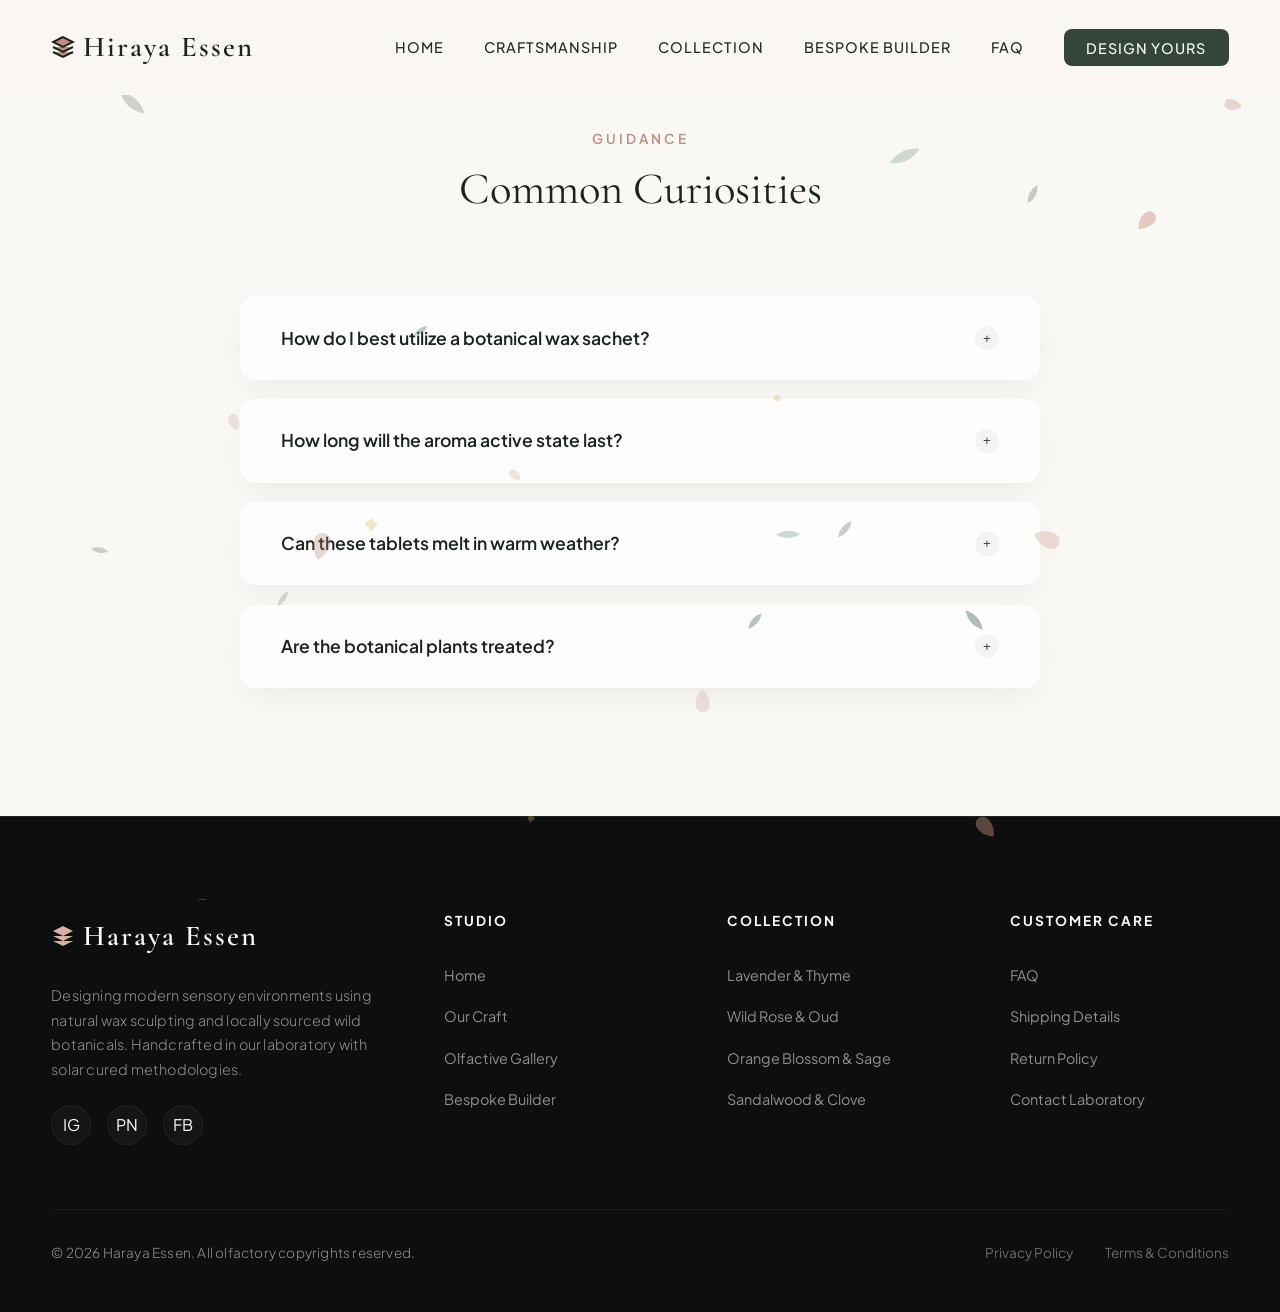
<file: faq.html>
<!DOCTYPE html>
<html lang="en">

<head>
    <meta charset="UTF-8">
    <meta name="viewport" content="width=device-width, initial-scale=1.0">
    <meta name="description"
        content="Artisanal Handcrafted Botanical Wax Sachets. Experience premium natural soy scent tablets adorned with real dried flowers. Design your bespoke tablet in our interactive customizer.">
    <title>Hiraya Essen</title>

    <!-- CSS StylingLink -->
    <link rel="stylesheet" href="styles.css">
</head>

<body>

    <!-- Background Canvas Particle Overlay -->
    <canvas id="petal-canvas"></canvas>

    <!-- Premium Navigation Header -->
    <header>
        <a href="Wax-Sachet.html" class="logo" id="header-logo">
            <svg width="24" height="24" viewBox="0 0 24 24" fill="none" stroke="currentColor" stroke-width="2">
                <path d="M12 2L2 7l10 5 10-5-10-5zM2 17l10 5 10-5M2 12l10 5 10-5"></path>
            </svg>
            Hiraya Essen
        </a>

        <button class="menu-toggle" id="menu-toggle" aria-label="Toggle menu">
            <span></span>
            <span></span>
            <span></span>
        </button>

        <nav id="main-nav">
            <ul>
                <li><a href="Wax-Sachet.html">Home</a></li>
                <li><a href="Craftsmanship.html">Craftsmanship</a></li>
                <li><a href="Collection.html">Collection</a></li>
                <li><a href="Bespoke-Builder.html">Bespoke Builder</a></li>
                <li><a href="FAQ.html">FAQ</a></li>
                <li><a href="Bespoke-Builder.html" class="nav-cta">Design Yours</a></li>
            </ul>
        </nav>
    </header>

    <!-- FAQ Section -->
    <section class="faq" id="faq">
        <div class="section-header fade-up-element">
            <span class="section-subtitle">Guidance</span>
            <h2 class="section-title">Common Curiosities</h2>
        </div>

        <div class="faq-layout fade-up-element">

            <div class="faq-item">
                <button class="faq-question">
                    <h3>How do I best utilize a botanical wax sachet?</h3>
                    <span class="faq-icon">+</span>
                </button>
                <div class="faq-answer">
                    <div class="faq-answer-inner">
                        Wax sachets are designed to scent small enclosed spaces. Hang them in closets on hangers, place
                        them inside dresser drawers, shoe cabinets, or leave them on a decorative dish in your powder
                        room. Avoid leaving them in direct contact with fabrics to prevent potential oil transfer.
                    </div>
                </div>
            </div>

            <div class="faq-item">
                <button class="faq-question">
                    <h3>How long will the aroma active state last?</h3>
                    <span class="faq-icon">+</span>
                </button>
                <div class="faq-answer">
                    <div class="faq-answer-inner">
                        Typically, our wax sachets continue to throw off scent for 4 to 6 months depending on the
                        ventilation level of the space. Once you feel the fragrance has decreased, you can actually
                        break the tablet into pieces and melt them in a wax burner to release the final residual
                        essential oils!
                    </div>
                </div>
            </div>

            <div class="faq-item">
                <button class="faq-question">
                    <h3>Can these tablets melt in warm weather?</h3>
                    <span class="faq-icon">+</span>
                </button>
                <div class="faq-answer">
                    <div class="faq-answer-inner">
                        Natural soy wax has a melting temperature of roughly 120°F (50°C). While they are highly
                        resilient in typical interior settings, we do not recommend hanging them in cars during hot
                        summers or placing them directly over thermal heating vents.
                    </div>
                </div>
            </div>

            <div class="faq-item">
                <button class="faq-question">
                    <h3>Are the botanical plants treated?</h3>
                    <span class="faq-icon">+</span>
                </button>
                <div class="faq-answer">
                    <div class="faq-answer-inner">
                        No, all our floral elements are entirely organic and raw. They undergo a specialized dehydration
                        process utilizing solar ovens immediately after harvest, preserving their physical structure and
                        dynamic coloration without chemical sealants.
                    </div>
                </div>
            </div>

        </div>
    </section>

    <!-- Footers -->
    <footer>
        <div class="footer-grid">

            <div class="footer-info">
                <a href="Wax-Sachet.html" class="logo footer-logo">
                    <svg width="24" height="24" viewBox="0 0 24 24" fill="currentColor">
                        <path d="M12 2L2 7l10 5 10-5-10-5zM2 17l10 5 10-5M2 12l10 5 10-5"></path>
                    </svg>
                    Haraya Essen
                </a>
                <p>Designing modern sensory environments using natural wax sculpting and locally sourced wild
                    botanicals. Handcrafted in our laboratory with solar cured methodologies.</p>

                <div class="footer-socials">
                    <a href="#" class="social-link" aria-label="Instagram">IG</a>
                    <a href="#" class="social-link" aria-label="Pinterest">PN</a>
                    <a href="#" class="social-link" aria-label="Facebook">FB</a>
                </div>
            </div>

            <div class="footer-col">
                <h4>Studio</h4>
                <ul>
                    <li><a href="Wax-Sachet.html">Home</a></li>
                    <li><a href="Craftsmanship.html">Our Craft</a></li>
                    <li><a href="Collection.html">Olfactive Gallery</a></li>
                    <li><a href="Bespoke-Builder.html">Bespoke Builder</a></li>
                </ul>
            </div>

            <div class="footer-col">
                <h4>Collection</h4>
                <ul>
                    <li><a href="Collection.html">Lavender & Thyme</a></li>
                    <li><a href="Collection.html">Wild Rose & Oud</a></li>
                    <li><a href="Collection.html">Orange Blossom & Sage</a></li>
                    <li><a href="Collection.html">Sandalwood & Clove</a></li>
                </ul>
            </div>

            <div class="footer-col">
                <h4>Customer Care</h4>
                <ul>
                    <li><a href="FAQ.html">FAQ</a></li>
                    <li><a href="#">Shipping Details</a></li>
                    <li><a href="#">Return Policy</a></li>
                    <li><a href="#">Contact Laboratory</a></li>
                </ul>
            </div>

        </div>

        <div class="footer-bottom">
            <p>&copy; 2026 Haraya Essen. All olfactory copyrights reserved.</p>

            <div class="footer-bottom-links">
                <a href="#">Privacy Policy</a>
                <a href="#">Terms & Conditions</a>
            </div>
        </div>
    </footer>

    <!-- Core JavaScript Link -->
    <script src="app.js"></script>
</body>

</html>
</file>
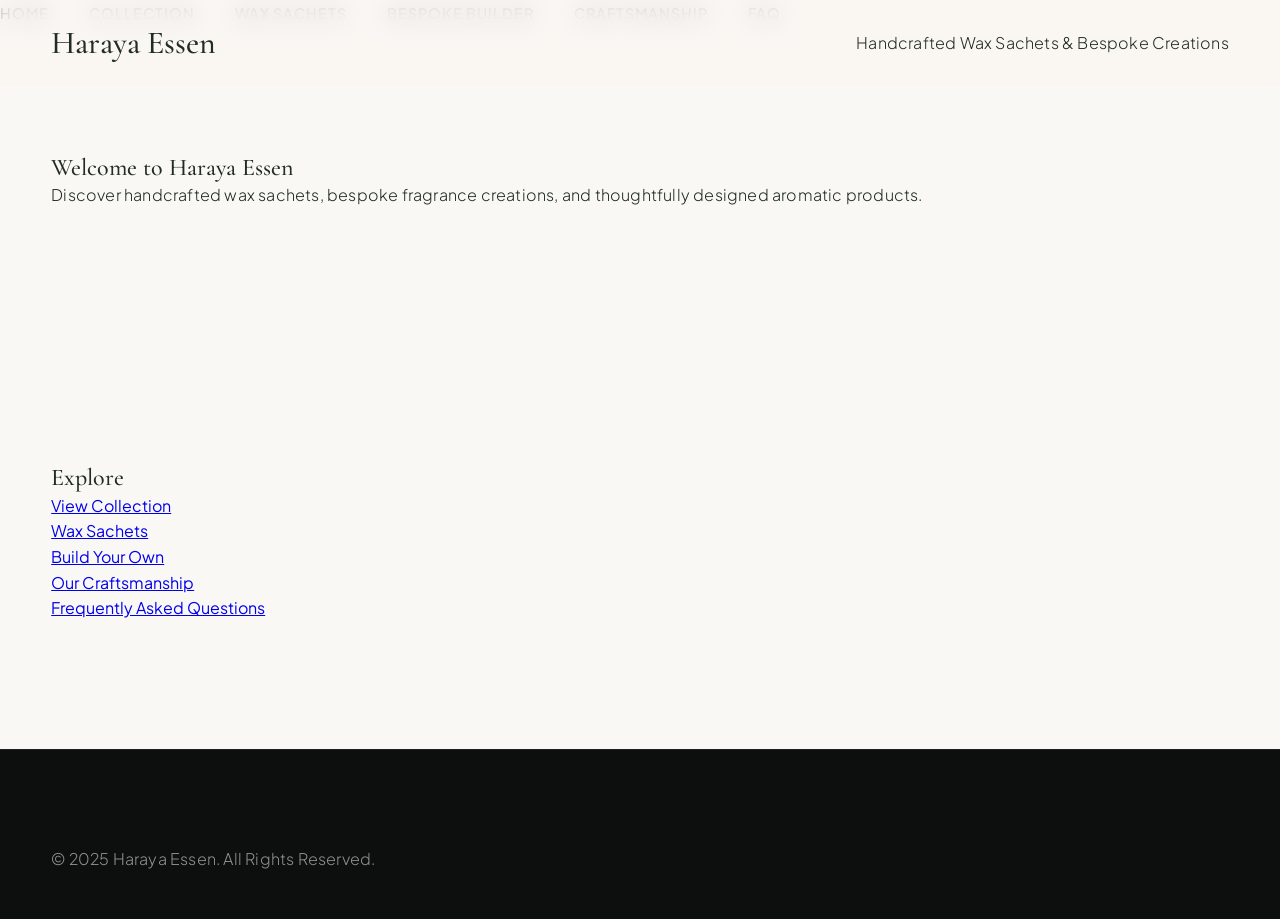
<file: index1.html>
<!DOCTYPE html>
<html lang="en">
<head>
    <meta charset="UTF-8">
    <meta name="viewport" content="width=device-width, initial-scale=1.0">
    <title>Haraya Essen</title>
    <link rel="stylesheet" href="styles.css">
</head>
<body>

    <header>
        <h1>Haraya Essen</h1>
        <p>Handcrafted Wax Sachets & Bespoke Creations</p>
    </header>

    <nav>
        <ul>
            <li><a href="index.html">Home</a></li>
            <li><a href="collection.html">Collection</a></li>
            <li><a href="waxsachet.html">Wax Sachets</a></li>
            <li><a href="bespokebuilder.html">Bespoke Builder</a></li>
            <li><a href="craftsmanship.html">Craftsmanship</a></li>
            <li><a href="faq.html">FAQ</a></li>
        </ul>
    </nav>

    <main>
        <section>
            <h2>Welcome to Haraya Essen</h2>
            <p>
                Discover handcrafted wax sachets, bespoke fragrance creations,
                and thoughtfully designed aromatic products.
            </p>
        </section>

        <section>
            <h2>Explore</h2>
            <div class="cards">
                <a href="collection.html">View Collection</a><br>
                <a href="waxsachet.html">Wax Sachets</a><br>
                <a href="bespokebuilder.html">Build Your Own</a><br>
                <a href="craftsmanship.html">Our Craftsmanship</a><br>
                <a href="faq.html">Frequently Asked Questions</a>
            </div>
        </section>
    </main>

    <footer>
        <p>&copy; 2025 Haraya Essen. All Rights Reserved.</p>
    </footer>

</body>
</html>
</file>
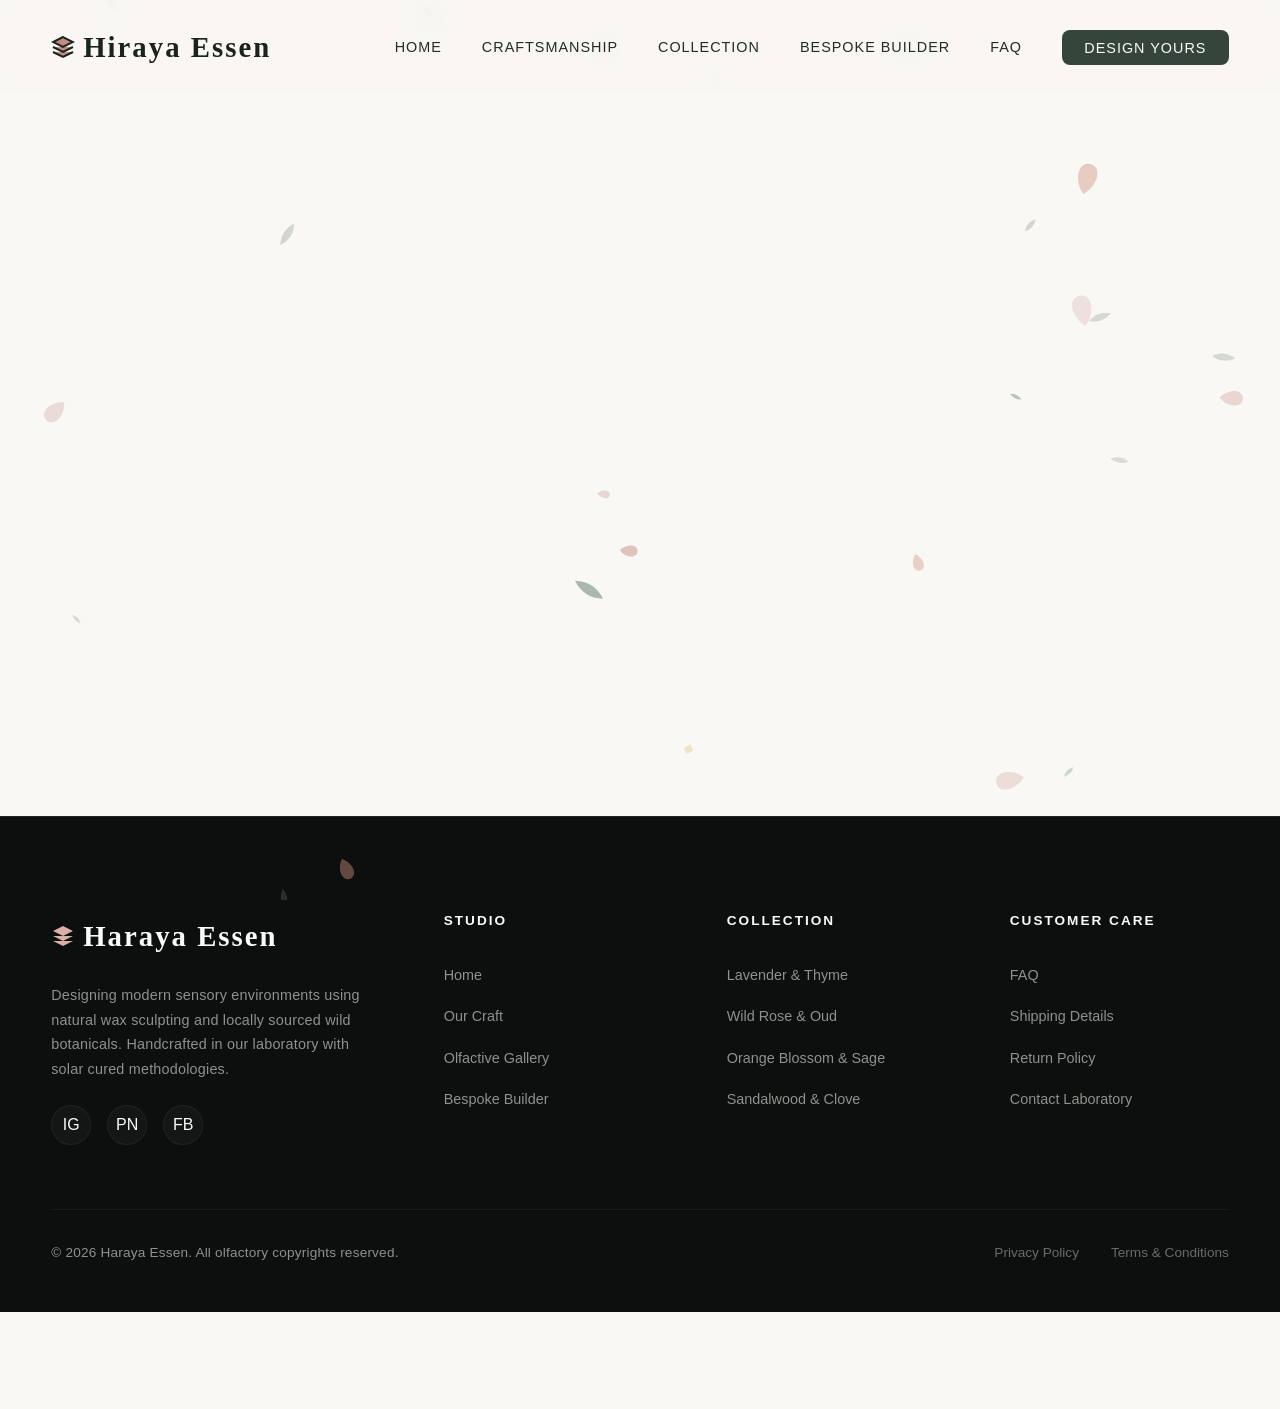
<file: index2.html>
<!DOCTYPE html>
<html>
<head>
  <meta http-equiv="refresh" content="0; url=waxsachet.html">
  <meta http-equiv="refresh" content="0; url=craftsmanship.html">
  <meta http-equiv="refresh" content="0; url=collection.html">
  <meta http-equiv="refresh" content="0; url=bespokebuilder.html">
  <meta http-equiv="refresh" content="0; url=faq.html">

</head>
<body>
</body>
</html>
</file>
<file: styles.css>
@import url('https://fonts.googleapis.com/css2?family=Cormorant+Garamond:ital,wght@0,300;0,400;0,500;0,600;0,700;1,400&family=Plus+Jakarta+Sans:ital,wght@0,300;0,400;0,500;0,600;0,700;1,400&display=swap');

:root {
  /* Color Palette */
  --color-moss: hsl(140, 12%, 24%);
  --color-moss-light: hsl(140, 10%, 40%);
  --color-moss-dark: hsl(140, 15%, 12%);
  --color-clay: hsl(12, 35%, 63%);
  --color-clay-light: hsl(12, 40%, 75%);
  --color-clay-dark: hsl(12, 30%, 45%);
  --color-cream: hsl(36, 30%, 97%);
  --color-cream-dark: hsl(36, 20%, 90%);
  --color-cream-warm: hsl(36, 40%, 94%);
  --color-amber: hsl(40, 60%, 55%);
  --color-gold: hsl(42, 52%, 68%);
  --color-text-main: hsl(140, 15%, 15%);
  --color-text-light: hsl(36, 10%, 98%);
  --color-text-muted: hsl(140, 8%, 45%);
  
  /* Glassmorphism & UI Tokens */
  --glass-bg: rgba(255, 255, 255, 0.65);
  --glass-bg-dark: rgba(24, 28, 25, 0.85);
  --glass-border: rgba(255, 255, 255, 0.4);
  --glass-border-dark: rgba(255, 255, 255, 0.08);
  --border-radius-sm: 8px;
  --border-radius-md: 16px;
  --border-radius-lg: 32px;
  
  /* Shadows */
  --shadow-soft: 0 10px 30px -10px rgba(74, 93, 78, 0.12);
  --shadow-medium: 0 20px 40px -15px rgba(74, 93, 78, 0.2);
  --shadow-premium: 0 30px 60px -20px rgba(43, 46, 42, 0.25);
  --shadow-inset: inset 0 2px 4px 0 rgba(0, 0, 0, 0.06);

  /* Transitions */
  --transition-smooth: all 0.5s cubic-bezier(0.25, 1, 0.5, 1);
  --transition-fast: all 0.25s ease;
  
  /* Font Families */
  --font-serif: 'Cormorant Garamond', serif;
  --font-sans: 'Plus Jakarta Sans', sans-serif;
}

/* Reset & Base Styles */
*, *::before, *::after {
  box-sizing: border-box;
  margin: 0;
  padding: 0;
}

html {
  scroll-behavior: smooth;
  font-size: 16px;
  -webkit-font-smoothing: antialiased;
}

body {
  font-family: var(--font-sans);
  background-color: var(--color-cream);
  color: var(--color-text-main);
  overflow-x: hidden;
  line-height: 1.6;
}

/* Background Canvas Particle overlay */
#petal-canvas {
  position: fixed;
  top: 0;
  left: 0;
  width: 100vw;
  height: 100vh;
  pointer-events: none;
  z-index: 50;
  opacity: 0.8;
}

/* Typography elements */
h1, h2, h3, h4, .serif-font {
  font-family: var(--font-serif);
  font-weight: 500;
  line-height: 1.2;
}

p {
  font-weight: 300;
  letter-spacing: 0.2px;
}

/* Premium Navigation Header */
header {
  position: fixed;
  top: 0;
  left: 0;
  width: 100%;
  padding: 1.5rem 4%;
  display: flex;
  justify-content: space-between;
  align-items: center;
  z-index: 100;
  background: rgba(250, 247, 242, 0.7);
  backdrop-filter: blur(12px);
  border-bottom: 1px solid var(--glass-border);
  transition: var(--transition-smooth);
}

header.scrolled {
  padding: 1rem 4%;
  background: rgba(250, 247, 242, 0.9);
  box-shadow: var(--shadow-soft);
}

.logo {
  font-family: var(--font-serif);
  font-size: 1.8rem;
  font-weight: 600;
  letter-spacing: 2px;
  color: var(--color-moss-dark);
  text-decoration: none;
  display: flex;
  align-items: center;
  gap: 0.5rem;
}

.logo svg {
  fill: var(--color-clay);
  transition: var(--transition-smooth);
}

.logo:hover svg {
  transform: rotate(15deg) scale(1.1);
}

nav ul {
  display: flex;
  list-style: none;
  gap: 2.5rem;
  align-items: center;
}

nav a {
  text-decoration: none;
  color: var(--color-text-main);
  font-size: 0.9rem;
  font-weight: 500;
  letter-spacing: 1px;
  text-transform: uppercase;
  transition: var(--transition-fast);
  position: relative;
}

nav a::after {
  content: '';
  position: absolute;
  bottom: -4px;
  left: 0;
  width: 0;
  height: 1px;
  background-color: var(--color-clay);
  transition: var(--transition-fast);
}

nav a:hover {
  color: var(--color-clay);
}

nav a:hover::after {
  width: 100%;
}

.nav-cta {
  background-color: var(--color-moss);
  color: var(--color-text-light) !important;
  padding: 0.6rem 1.4rem;
  border-radius: var(--border-radius-sm);
  transition: var(--transition-smooth);
}

.nav-cta::after {
  display: none;
}

.nav-cta:hover {
  background-color: var(--color-clay);
  color: var(--color-text-light);
  transform: translateY(-2px);
  box-shadow: var(--shadow-soft);
}

/* Mobile Menu Toggle */
.menu-toggle {
  display: none;
  background: none;
  border: none;
  cursor: pointer;
  padding: 0.5rem;
}

.menu-toggle span {
  display: block;
  width: 25px;
  height: 2px;
  background-color: var(--color-moss);
  margin-bottom: 5px;
  transition: var(--transition-fast);
}

.menu-toggle span:last-child {
  margin-bottom: 0;
}

/* Hero Section */
.hero {
  position: relative;
  min-height: 100vh;
  display: grid;
  grid-template-columns: 1.1fr 0.9fr;
  align-items: center;
  padding: 8rem 4% 4rem 4%;
  background: radial-gradient(circle at 10% 20%, var(--color-cream-warm) 0%, var(--color-cream) 80%);
  gap: 3rem;
  overflow: hidden;
}

.hero::before {
  content: '';
  position: absolute;
  top: -10%;
  right: -5%;
  width: 50%;
  height: 80%;
  background: radial-gradient(circle, rgba(200, 125, 101, 0.08) 0%, rgba(255, 255, 255, 0) 70%);
  z-index: 1;
  pointer-events: none;
}

.hero-content {
  z-index: 2;
  opacity: 0;
  transform: translateY(30px);
  animation: heroReveal 1.2s cubic-bezier(0.25, 1, 0.5, 1) forwards;
}

@keyframes heroReveal {
  to {
    opacity: 1;
    transform: translateY(0);
  }
}

.hero-tag {
  display: inline-block;
  font-size: 0.85rem;
  text-transform: uppercase;
  letter-spacing: 3px;
  color: var(--color-clay);
  margin-bottom: 1.5rem;
  font-weight: 600;
  padding: 0.4rem 1rem;
  background-color: rgba(200, 125, 101, 0.08);
  border-radius: var(--border-radius-sm);
}

.hero-title {
  font-size: clamp(3rem, 5vw, 4.5rem);
  color: var(--color-moss-dark);
  margin-bottom: 1.5rem;
  font-weight: 400;
}

.hero-title span {
  font-style: italic;
  color: var(--color-clay);
  font-family: var(--font-serif);
}

.hero-desc {
  font-size: 1.1rem;
  color: var(--color-text-muted);
  margin-bottom: 2.5rem;
  max-width: 540px;
  font-weight: 300;
  line-height: 1.8;
}

.hero-buttons {
  display: flex;
  gap: 1.5rem;
  align-items: center;
}

.btn {
  display: inline-block;
  text-decoration: none;
  font-family: var(--font-sans);
  font-size: 0.9rem;
  font-weight: 600;
  text-transform: uppercase;
  letter-spacing: 1.5px;
  padding: 1.1rem 2.2rem;
  border-radius: var(--border-radius-sm);
  transition: var(--transition-smooth);
  cursor: pointer;
  border: none;
}

.btn-primary {
  background-color: var(--color-moss);
  color: var(--color-text-light);
  box-shadow: var(--shadow-soft);
}

.btn-primary:hover {
  background-color: var(--color-clay);
  transform: translateY(-3px);
  box-shadow: var(--shadow-medium);
}

.btn-secondary {
  background-color: transparent;
  color: var(--color-moss-dark);
  border: 1px solid rgba(74, 93, 78, 0.3);
}

.btn-secondary:hover {
  background-color: rgba(74, 93, 78, 0.05);
  border-color: var(--color-moss-dark);
  transform: translateY(-3px);
}

/* Hero Media Display */
.hero-image-wrapper {
  position: relative;
  width: 100%;
  height: 550px;
  display: flex;
  justify-content: center;
  align-items: center;
  z-index: 2;
  opacity: 0;
  transform: scale(0.95);
  animation: heroReveal 1.5s cubic-bezier(0.25, 1, 0.5, 1) 0.3s forwards;
}

.hero-image-frame {
  position: relative;
  width: 85%;
  height: 100%;
  border-radius: var(--border-radius-lg);
  overflow: hidden;
  box-shadow: var(--shadow-premium);
  background-color: var(--color-cream-dark);
  border: 4px solid var(--glass-border);
}

.hero-image-frame img {
  width: 100%;
  height: 100%;
  object-fit: cover;
  transition: var(--transition-smooth);
}

.hero-image-frame:hover img {
  transform: scale(1.05);
}

.hero-image-badge {
  position: absolute;
  bottom: 8%;
  left: -8%;
  background: var(--glass-bg);
  backdrop-filter: blur(12px);
  border: 1px solid var(--glass-border);
  padding: 1.5rem;
  border-radius: var(--border-radius-md);
  box-shadow: var(--shadow-medium);
  max-width: 260px;
  z-index: 5;
  transition: var(--transition-smooth);
}

.hero-image-badge:hover {
  transform: translateY(-5px) translateX(2px);
}

.hero-image-badge h4 {
  font-size: 1.3rem;
  color: var(--color-moss-dark);
  margin-bottom: 0.3rem;
}

.hero-image-badge p {
  font-size: 0.8rem;
  color: var(--color-text-muted);
}

/* Floating leaf icons for decorative context */
.decor-leaf {
  position: absolute;
  pointer-events: none;
  opacity: 0.15;
  z-index: 1;
}

.decor-1 { top: 15%; left: 5%; transform: rotate(45deg); width: 80px; }
.decor-2 { bottom: 10%; right: 45%; transform: rotate(-20deg); width: 120px; }
.decor-3 { top: 25%; right: 5%; transform: rotate(120deg); width: 100px; }

/* General Section Setup */
section {
  padding: 8rem 4%;
  position: relative;
}

.section-header {
  text-align: center;
  max-width: 700px;
  margin: 0 auto 5rem auto;
}

.section-subtitle {
  font-size: 0.85rem;
  text-transform: uppercase;
  color: var(--color-clay);
  letter-spacing: 3px;
  font-weight: 600;
  margin-bottom: 0.8rem;
  display: block;
}

.section-title {
  font-size: clamp(2.2rem, 3.5vw, 3.2rem);
  color: var(--color-moss-dark);
  font-weight: 400;
}

/* Craftsmanship / About Section */
.craftsmanship {
  background-color: var(--color-cream-warm);
}

.craft-grid {
  display: grid;
  grid-template-columns: 1fr 1.1fr;
  align-items: center;
  gap: 5rem;
  max-width: 1200px;
  margin: 0 auto;
}

.craft-media {
  position: relative;
  width: 100%;
  height: 480px;
  border-radius: var(--border-radius-lg);
  overflow: hidden;
  box-shadow: var(--shadow-medium);
  border: 1px solid var(--glass-border);
}

.craft-media img {
  width: 100%;
  height: 100%;
  object-fit: cover;
  transition: var(--transition-smooth);
}

.craft-media:hover img {
  transform: scale(1.03);
}

.craft-content {
  display: flex;
  flex-direction: column;
  gap: 2rem;
}

.craft-title {
  font-size: 2.5rem;
  color: var(--color-moss-dark);
}

.craft-desc {
  color: var(--color-text-muted);
  font-size: 1.05rem;
  line-height: 1.8;
}

.craft-features {
  display: grid;
  grid-template-columns: 1fr 1fr;
  gap: 2rem;
}

.feature-item {
  display: flex;
  flex-direction: column;
  gap: 0.5rem;
}

.feature-icon {
  width: 44px;
  height: 44px;
  border-radius: 50%;
  background-color: rgba(74, 93, 78, 0.08);
  display: flex;
  justify-content: center;
  align-items: center;
  color: var(--color-moss);
}

.feature-item h4 {
  font-size: 1.15rem;
  color: var(--color-moss-dark);
  font-family: var(--font-sans);
  font-weight: 600;
  margin-top: 0.2rem;
}

.feature-item p {
  font-size: 0.9rem;
  color: var(--color-text-muted);
}

/* Scent Discovery Collection */
.collection-tabs {
  display: flex;
  justify-content: center;
  list-style: none;
  gap: 1.5rem;
  margin-bottom: 4rem;
}

.tab-btn {
  background: var(--glass-bg);
  border: 1px solid var(--glass-border);
  padding: 0.8rem 1.8rem;
  border-radius: var(--border-radius-sm);
  color: var(--color-text-main);
  font-family: var(--font-sans);
  font-size: 0.85rem;
  font-weight: 500;
  letter-spacing: 1px;
  text-transform: uppercase;
  cursor: pointer;
  transition: var(--transition-smooth);
}

.tab-btn:hover, .tab-btn.active {
  background-color: var(--color-moss);
  color: var(--color-text-light);
  border-color: var(--color-moss);
  box-shadow: var(--shadow-soft);
  transform: translateY(-2px);
}

.collection-grid {
  display: grid;
  grid-template-columns: repeat(auto-fill, minmax(320px, 1fr));
  gap: 2.5rem;
  max-width: 1200px;
  margin: 0 auto;
}

/* Elegant Scent Cards with Olfactive Pyramids on Hover */
.scent-card {
  background: var(--glass-bg);
  border: 1px solid var(--glass-border);
  border-radius: var(--border-radius-md);
  padding: 2.5rem;
  position: relative;
  overflow: hidden;
  box-shadow: var(--shadow-soft);
  transition: var(--transition-smooth);
  display: flex;
  flex-direction: column;
  height: 480px;
}

.scent-card::before {
  content: '';
  position: absolute;
  top: 0;
  left: 0;
  width: 100%;
  height: 6px;
  background-color: var(--color-moss-light);
  transition: var(--transition-smooth);
}

.scent-card.floral::before { background-color: #C87D65; }
.scent-card.woods::before { background-color: #5D544A; }
.scent-card.fresh::before { background-color: #728F9E; }
.scent-card.spicy::before { background-color: #A36A4F; }

.scent-card:hover {
  transform: translateY(-10px);
  box-shadow: var(--shadow-medium);
}

.scent-card-header {
  display: flex;
  justify-content: space-between;
  align-items: flex-start;
  margin-bottom: 1.5rem;
}

.scent-tag {
  font-size: 0.75rem;
  text-transform: uppercase;
  letter-spacing: 1.5px;
  color: var(--color-text-muted);
  font-weight: 600;
}

.scent-price {
  font-family: var(--font-serif);
  font-size: 1.4rem;
  color: var(--color-moss-dark);
}

.scent-card-title {
  font-size: 2rem;
  color: var(--color-moss-dark);
  margin-bottom: 0.8rem;
}

.scent-card-desc {
  font-size: 0.95rem;
  color: var(--color-text-muted);
  margin-bottom: 2rem;
}

/* Olfactive Pyramid Display */
.olfactive-pyramid {
  margin-top: auto;
  border-top: 1px solid rgba(74, 93, 78, 0.1);
  padding-top: 1.5rem;
  display: flex;
  flex-direction: column;
  gap: 0.8rem;
  transition: var(--transition-smooth);
}

.pyramid-row {
  display: flex;
  align-items: center;
  gap: 1rem;
}

.pyramid-label {
  font-size: 0.75rem;
  text-transform: uppercase;
  letter-spacing: 1px;
  color: var(--color-clay);
  font-weight: 600;
  width: 60px;
}

.pyramid-notes {
  font-size: 0.85rem;
  color: var(--color-text-main);
  font-weight: 500;
}

/* Hover-triggered Card Overlay (Advanced Scent details) */
.scent-card-overlay {
  position: absolute;
  top: 100%;
  left: 0;
  width: 100%;
  height: 100%;
  background: var(--color-moss-dark);
  color: var(--color-text-light);
  padding: 3rem 2.5rem;
  transition: var(--transition-smooth);
  display: flex;
  flex-direction: column;
  z-index: 3;
}

.scent-card:hover .scent-card-overlay {
  top: 0;
}

.overlay-title {
  font-size: 2rem;
  margin-bottom: 1rem;
  color: var(--color-gold);
}

.overlay-intro {
  font-size: 0.9rem;
  opacity: 0.8;
  margin-bottom: 2rem;
  font-weight: 300;
}

.overlay-details {
  display: flex;
  flex-direction: column;
  gap: 1.2rem;
  margin-bottom: auto;
}

.detail-row {
  display: flex;
  flex-direction: column;
  gap: 0.2rem;
}

.detail-title {
  font-size: 0.75rem;
  text-transform: uppercase;
  letter-spacing: 1.5px;
  color: var(--color-gold);
}

.detail-text {
  font-size: 0.9rem;
  font-weight: 400;
}

.btn-card-add {
  background-color: var(--color-gold);
  color: var(--color-moss-dark);
  width: 100%;
  padding: 0.9rem;
  border-radius: var(--border-radius-sm);
  text-align: center;
  font-size: 0.85rem;
  text-transform: uppercase;
  font-weight: 700;
  letter-spacing: 1.5px;
  text-decoration: none;
  transition: var(--transition-smooth);
  cursor: pointer;
}

.btn-card-add:hover {
  background-color: var(--color-cream);
  color: var(--color-moss-dark);
  transform: translateY(-2px);
}

/* Scent Customizer Section */
.customizer {
  background-color: var(--color-cream-warm);
}

.customizer-layout {
  display: grid;
  grid-template-columns: 1fr 1.2fr;
  gap: 4rem;
  max-width: 1200px;
  margin: 0 auto;
  align-items: start;
}

/* Left Pane: Sticky Interactive Vector Canvas */
.customizer-preview-sticky {
  position: sticky;
  top: 120px;
  background: var(--glass-bg);
  border: 1px solid var(--glass-border);
  border-radius: var(--border-radius-lg);
  padding: 3rem;
  display: flex;
  flex-direction: column;
  align-items: center;
  gap: 2rem;
  box-shadow: var(--shadow-medium);
  min-height: 520px;
}

.customizer-canvas-container {
  position: relative;
  width: 280px;
  height: 350px;
  display: flex;
  justify-content: center;
  align-items: center;
}

/* Live Interactive SVG template styles */
#sachet-svg {
  width: 100%;
  height: 100%;
  filter: drop-shadow(0 15px 25px rgba(54, 65, 54, 0.15));
  transition: var(--transition-smooth);
}

#svg-wax-body {
  transition: var(--transition-smooth);
  fill: #fdfaf6; /* default cream wax color */
}

#svg-ribbon {
  transition: var(--transition-smooth);
  fill: #4A5D4E; /* default ribbon */
}

.svg-botanical {
  transition: var(--transition-smooth);
  opacity: 0;
  transform-origin: center;
  transform: scale(0.5);
}

.svg-botanical.active {
  opacity: 1;
  transform: scale(1);
}

.customizer-price-display {
  display: flex;
  align-items: center;
  gap: 1.5rem;
  border-top: 1px solid rgba(74, 93, 78, 0.1);
  width: 100%;
  padding-top: 1.5rem;
}

.custom-price-label {
  font-size: 0.85rem;
  text-transform: uppercase;
  letter-spacing: 1px;
  color: var(--color-text-muted);
}

.custom-price-val {
  font-family: var(--font-serif);
  font-size: 2.2rem;
  color: var(--color-moss-dark);
  font-weight: 600;
  margin-left: auto;
}

/* Right Pane: Interactive Customizer Steps */
.customizer-panel {
  background: var(--glass-bg);
  border: 1px solid var(--glass-border);
  border-radius: var(--border-radius-lg);
  padding: 3rem;
  box-shadow: var(--shadow-soft);
}

.step-indicator {
  display: flex;
  gap: 0.5rem;
  margin-bottom: 2.5rem;
}

.step-dot {
  flex: 1;
  height: 4px;
  background-color: var(--color-cream-dark);
  border-radius: 2px;
  transition: var(--transition-smooth);
}

.step-dot.active {
  background-color: var(--color-clay);
}

.customizer-step-content {
  display: none;
  animation: stepFade 0.5s ease forwards;
}

.customizer-step-content.active {
  display: block;
}

@keyframes stepFade {
  from { opacity: 0; transform: translateY(10px); }
  to { opacity: 1; transform: translateY(0); }
}

.step-title {
  font-size: 1.8rem;
  color: var(--color-moss-dark);
  margin-bottom: 0.5rem;
}

.step-subtitle {
  font-size: 0.9rem;
  color: var(--color-text-muted);
  margin-bottom: 2rem;
}

/* Styled Selection Grid */
.option-grid {
  display: grid;
  grid-template-columns: repeat(2, 1fr);
  gap: 1.2rem;
  margin-bottom: 2.5rem;
}

.option-card {
  border: 1px solid rgba(74, 93, 78, 0.15);
  background-color: var(--color-cream);
  border-radius: var(--border-radius-md);
  padding: 1.5rem;
  cursor: pointer;
  transition: var(--transition-smooth);
  position: relative;
  display: flex;
  flex-direction: column;
  gap: 0.5rem;
}

.option-card:hover {
  border-color: var(--color-clay-light);
  transform: translateY(-2px);
  background-color: #fff;
}

.option-card.selected {
  border-color: var(--color-clay);
  background-color: #fff;
  box-shadow: var(--shadow-soft);
}

.option-card.selected::after {
  content: '✓';
  position: absolute;
  top: 1rem;
  right: 1rem;
  width: 20px;
  height: 20px;
  background-color: var(--color-clay);
  color: var(--color-text-light);
  border-radius: 50%;
  display: flex;
  justify-content: center;
  align-items: center;
  font-size: 0.7rem;
  font-weight: bold;
}

.option-name {
  font-weight: 600;
  font-size: 1rem;
  color: var(--color-moss-dark);
}

.option-desc {
  font-size: 0.8rem;
  color: var(--color-text-muted);
  line-height: 1.4;
}

.option-card-color {
  display: flex;
  align-items: center;
  gap: 1rem;
}

.color-dot {
  width: 24px;
  height: 24px;
  border-radius: 50%;
  border: 1px solid rgba(0,0,0,0.1);
}

/* Multi-selection checklist style */
.option-card.multi {
  padding: 1.2rem;
}

/* Customizer Navigation Panel */
.customizer-nav {
  display: flex;
  justify-content: space-between;
  align-items: center;
  margin-top: 2rem;
}

.btn-nav {
  padding: 0.9rem 1.8rem;
  font-size: 0.85rem;
  border-radius: var(--border-radius-sm);
  font-weight: 600;
  letter-spacing: 1px;
}

.btn-nav-prev {
  background: transparent;
  border: 1px solid rgba(74, 93, 78, 0.2);
  color: var(--color-moss-dark);
}

.btn-nav-prev:hover {
  background-color: rgba(74, 93, 78, 0.05);
}

.btn-nav-next {
  background-color: var(--color-moss);
  color: var(--color-text-light);
}

.btn-nav-next:hover {
  background-color: var(--color-clay);
  box-shadow: var(--shadow-soft);
}

/* Animated success state in customizer */
.success-screen {
  text-align: center;
  display: flex;
  flex-direction: column;
  align-items: center;
  justify-content: center;
  padding: 3rem 1rem;
  animation: stepFade 0.6s ease forwards;
}

.success-icon {
  width: 80px;
  height: 80px;
  border-radius: 50%;
  background-color: rgba(200, 125, 101, 0.1);
  display: flex;
  justify-content: center;
  align-items: center;
  color: var(--color-clay);
  margin-bottom: 2rem;
}

.success-icon svg {
  animation: scaleUp 0.5s ease forwards;
}

@keyframes scaleUp {
  from { transform: scale(0.6); opacity: 0; }
  to { transform: scale(1.1); opacity: 1; }
}

/* Artisanal Gifting Section */
.gifting {
  background-color: var(--color-cream);
  position: relative;
  overflow: hidden;
}

.gifting-grid {
  display: grid;
  grid-template-columns: repeat(auto-fit, minmax(280px, 1fr));
  gap: 3rem;
  max-width: 1200px;
  margin: 0 auto;
}

.gifting-card {
  background: var(--glass-bg);
  border: 1px solid var(--glass-border);
  border-radius: var(--border-radius-lg);
  padding: 3rem 2rem;
  text-align: center;
  box-shadow: var(--shadow-soft);
  transition: var(--transition-smooth);
}

.gifting-card:hover {
  transform: translateY(-8px);
  box-shadow: var(--shadow-medium);
  background-color: #fff;
  border-color: var(--color-clay-light);
}

.gifting-icon {
  font-size: 3rem;
  margin-bottom: 1.5rem;
}

.gifting-card h3 {
  font-size: 1.5rem;
  color: var(--color-moss-dark);
  margin-bottom: 1rem;
}

.gifting-card p {
  font-size: 0.95rem;
  color: var(--color-text-muted);
  line-height: 1.6;
}

/* Testimonials / Review Slider */
.testimonials {
  background: linear-gradient(180deg, var(--color-cream) 0%, var(--color-cream-warm) 100%);
  overflow: hidden;
}

.testimonial-container {
  max-width: 1000px;
  margin: 0 auto;
  position: relative;
}

.testimonial-wrapper {
  display: flex;
  transition: transform 0.6s cubic-bezier(0.25, 1, 0.5, 1);
  width: 100%;
}

.testimonial-slide {
  min-width: 100%;
  padding: 1rem;
  opacity: 0.3;
  transform: scale(0.95);
  transition: var(--transition-smooth);
}

.testimonial-slide.active {
  opacity: 1;
  transform: scale(1);
}

.testimonial-card {
  background: var(--glass-bg);
  border: 1px solid var(--glass-border);
  border-radius: var(--border-radius-lg);
  padding: 3.5rem;
  box-shadow: var(--shadow-medium);
  text-align: center;
  position: relative;
}

.testimonial-quote {
  font-family: var(--font-serif);
  font-size: clamp(1.4rem, 2.5vw, 2rem);
  color: var(--color-moss-dark);
  line-height: 1.6;
  margin-bottom: 2.5rem;
  font-style: italic;
}

.testimonial-stars {
  display: flex;
  justify-content: center;
  gap: 0.3rem;
  color: var(--color-amber);
  margin-bottom: 1.5rem;
}

.testimonial-author {
  font-weight: 700;
  font-size: 0.95rem;
  text-transform: uppercase;
  letter-spacing: 1.5px;
  color: var(--color-moss-dark);
  margin-bottom: 0.3rem;
}

.testimonial-author-meta {
  font-size: 0.85rem;
  color: var(--color-text-muted);
}

.testimonial-controls {
  display: flex;
  justify-content: center;
  gap: 1.5rem;
  margin-top: 3rem;
}

.btn-ctrl {
  background: var(--glass-bg);
  border: 1px solid var(--glass-border);
  width: 50px;
  height: 50px;
  border-radius: 50%;
  display: flex;
  justify-content: center;
  align-items: center;
  cursor: pointer;
  color: var(--color-moss-dark);
  box-shadow: var(--shadow-soft);
  transition: var(--transition-smooth);
}

.btn-ctrl:hover {
  background-color: var(--color-moss);
  color: var(--color-text-light);
  transform: scale(1.05);
}

/* FAQ Accordion Section */
.faq {
  background-color: var(--color-cream);
}

.faq-layout {
  max-width: 800px;
  margin: 0 auto;
  display: flex;
  flex-direction: column;
  gap: 1.2rem;
}

.faq-item {
  background: var(--glass-bg);
  border: 1px solid var(--glass-border);
  border-radius: var(--border-radius-md);
  box-shadow: var(--shadow-soft);
  overflow: hidden;
  transition: var(--transition-smooth);
}

.faq-question {
  width: 100%;
  background: transparent;
  border: none;
  padding: 1.8rem 2.5rem;
  text-align: left;
  cursor: pointer;
  display: flex;
  justify-content: space-between;
  align-items: center;
  gap: 1.5rem;
}

.faq-question h3 {
  font-family: var(--font-sans);
  font-size: 1.1rem;
  font-weight: 600;
  color: var(--color-moss-dark);
}

.faq-icon {
  width: 24px;
  height: 24px;
  border-radius: 50%;
  background-color: rgba(74, 93, 78, 0.05);
  display: flex;
  justify-content: center;
  align-items: center;
  transition: var(--transition-smooth);
  color: var(--color-moss);
  flex-shrink: 0;
}

.faq-answer {
  max-height: 0;
  overflow: hidden;
  transition: var(--transition-smooth);
  background-color: rgba(255, 255, 255, 0.3);
}

.faq-answer-inner {
  padding: 0 2.5rem 1.8rem 2.5rem;
  color: var(--color-text-muted);
  font-size: 0.95rem;
  line-height: 1.7;
}

/* Open states */
.faq-item.active {
  box-shadow: var(--shadow-medium);
}

.faq-item.active .faq-icon {
  transform: rotate(45deg);
  background-color: var(--color-moss);
  color: #fff;
}

.faq-item.active .faq-answer {
  max-height: 200px; /* high enough threshold to encompass accordion content */
}

/* Newsletter / Call to Action */
.newsletter {
  background-color: var(--color-moss-dark);
  color: var(--color-text-light);
  overflow: hidden;
  padding: 10rem 4%;
  text-align: center;
}

.newsletter::before {
  content: '';
  position: absolute;
  top: 0;
  left: 0;
  width: 100%;
  height: 100%;
  background: radial-gradient(circle at 50% 120%, rgba(200, 125, 101, 0.15) 0%, rgba(255, 255, 255, 0) 60%);
  pointer-events: none;
}

.newsletter-content {
  max-width: 650px;
  margin: 0 auto;
  position: relative;
  z-index: 2;
}

.newsletter-title {
  font-size: clamp(2.5rem, 4vw, 3.5rem);
  font-weight: 400;
  margin-bottom: 1rem;
}

.newsletter-desc {
  opacity: 0.8;
  font-size: 1.05rem;
  margin-bottom: 3rem;
  font-weight: 300;
}

.newsletter-form {
  display: flex;
  gap: 1rem;
  background-color: rgba(255, 255, 255, 0.05);
  border: 1px solid var(--glass-border-dark);
  padding: 0.5rem;
  border-radius: var(--border-radius-sm);
  max-width: 550px;
  margin: 0 auto;
  backdrop-filter: blur(10px);
}

.newsletter-form input {
  flex: 1;
  background: transparent;
  border: none;
  padding: 1rem 1.5rem;
  color: var(--color-text-light);
  font-family: var(--font-sans);
  font-size: 0.95rem;
}

.newsletter-form input:focus {
  outline: none;
}

.newsletter-form input::placeholder {
  color: rgba(255,255,255,0.4);
}

.btn-subscribe {
  background-color: var(--color-clay);
  color: var(--color-text-light);
  padding: 1rem 2rem;
  font-size: 0.85rem;
  font-weight: 600;
  text-transform: uppercase;
  letter-spacing: 1px;
}

.btn-subscribe:hover {
  background-color: var(--color-gold);
  color: var(--color-moss-dark);
}

.subscribe-success {
  display: none;
  font-family: var(--font-serif);
  font-size: 1.5rem;
  color: var(--color-gold);
  margin-top: 1rem;
  animation: stepFade 0.5s ease forwards;
}

/* Luxurious Footer */
footer {
  background-color: #0c0f0d;
  color: #8c928d;
  padding: 6rem 4% 3rem 4%;
  border-top: 1px solid var(--glass-border-dark);
}

.footer-grid {
  display: grid;
  grid-template-columns: 1.5fr repeat(3, 1fr);
  gap: 4rem;
  max-width: 1200px;
  margin: 0 auto 4rem auto;
}

.footer-info {
  display: flex;
  flex-direction: column;
  gap: 1.5rem;
}

.footer-logo {
  color: var(--color-text-light);
}

.footer-logo svg {
  fill: var(--color-clay-light);
}

.footer-info p {
  font-size: 0.9rem;
  line-height: 1.7;
}

.footer-socials {
  display: flex;
  gap: 1rem;
}

.social-link {
  width: 40px;
  height: 40px;
  border-radius: 50%;
  background-color: rgba(255,255,255,0.03);
  display: flex;
  justify-content: center;
  align-items: center;
  color: var(--color-text-light);
  text-decoration: none;
  transition: var(--transition-fast);
  border: 1px solid rgba(255,255,255,0.05);
}

.social-link:hover {
  background-color: var(--color-clay);
  color: var(--color-text-light);
  transform: translateY(-2px);
}

.footer-col h4 {
  color: var(--color-text-light);
  font-family: var(--font-sans);
  font-size: 0.85rem;
  font-weight: 700;
  text-transform: uppercase;
  letter-spacing: 2px;
  margin-bottom: 2rem;
}

.footer-col ul {
  list-style: none;
  display: flex;
  flex-direction: column;
  gap: 1rem;
}

.footer-col a {
  color: #8c928d;
  text-decoration: none;
  font-size: 0.9rem;
  transition: var(--transition-fast);
}

.footer-col a:hover {
  color: var(--color-gold);
  padding-left: 5px;
}

.footer-bottom {
  border-top: 1px solid rgba(255, 255, 255, 0.05);
  max-width: 1200px;
  margin: 0 auto;
  padding-top: 2rem;
  display: flex;
  justify-content: space-between;
  align-items: center;
  font-size: 0.85rem;
}

.footer-bottom-links {
  display: flex;
  gap: 2rem;
}

.footer-bottom-links a {
  color: #666c67;
  text-decoration: none;
  transition: var(--transition-fast);
}

.footer-bottom-links a:hover {
  color: var(--color-text-light);
}

/* Animations for scroll fade-in effects */
.fade-up-element {
  opacity: 0;
  transform: translateY(40px);
  transition: opacity 1s cubic-bezier(0.25, 1, 0.5, 1), transform 1s cubic-bezier(0.25, 1, 0.5, 1);
}

.fade-up-element.visible {
  opacity: 1;
  transform: translateY(0);
}

/* Media Queries for full Responsiveness */
@media (max-width: 1024px) {
  .hero {
    grid-template-columns: 1fr;
    text-align: center;
    padding: 10rem 4% 6rem 4%;
  }
  
  .hero-desc {
    margin: 0 auto 2.5rem auto;
  }
  
  .hero-buttons {
    justify-content: center;
  }
  
  .hero-image-wrapper {
    height: 450px;
  }
  
  .hero-image-frame {
    width: 70%;
  }
  
  .hero-image-badge {
    left: 5%;
    bottom: -5%;
  }
  
  .craft-grid {
    grid-template-columns: 1fr;
    gap: 4rem;
  }
  
  .craft-media {
    height: 400px;
    order: 2;
  }
  
  .craft-content {
    order: 1;
  }
  
  .customizer-layout {
    grid-template-columns: 1fr;
  }
  
  .customizer-preview-sticky {
    position: static;
    min-height: auto;
    padding: 2rem;
  }
}

@media (max-width: 768px) {
  header {
    padding: 1rem 6%;
  }
  
  .menu-toggle {
    display: block;
  }
  
  nav {
    position: fixed;
    top: -100vh;
    left: 0;
    width: 100vw;
    height: 100vh;
    background-color: var(--color-cream);
    padding: 6rem 6% 3rem 6%;
    transition: var(--transition-smooth);
    z-index: 90;
    border-bottom: 1px solid var(--glass-border);
  }
  
  nav.open {
    top: 0;
  }
  
  nav ul {
    flex-direction: column;
    gap: 2rem;
    align-items: flex-start;
  }
  
  nav a {
    font-size: 1.2rem;
  }
  
  .nav-cta {
    width: 100%;
    text-align: center;
  }
  
  .hero-image-frame {
    width: 100%;
  }
  
  .hero-image-badge {
    left: 0;
  }
  
  .option-grid {
    grid-template-columns: 1fr;
  }
  
  .footer-grid {
    grid-template-columns: 1fr;
    gap: 3rem;
  }
  
  .footer-bottom {
    flex-direction: column;
    gap: 1.5rem;
    text-align: center;
  }
  
  .testimonial-card {
    padding: 2rem;
  }
  
  .faq-question {
    padding: 1.5rem 1.8rem;
  }
  
  .faq-answer-inner {
    padding: 0 1.8rem 1.5rem 1.8rem;
  }
}
</file>
